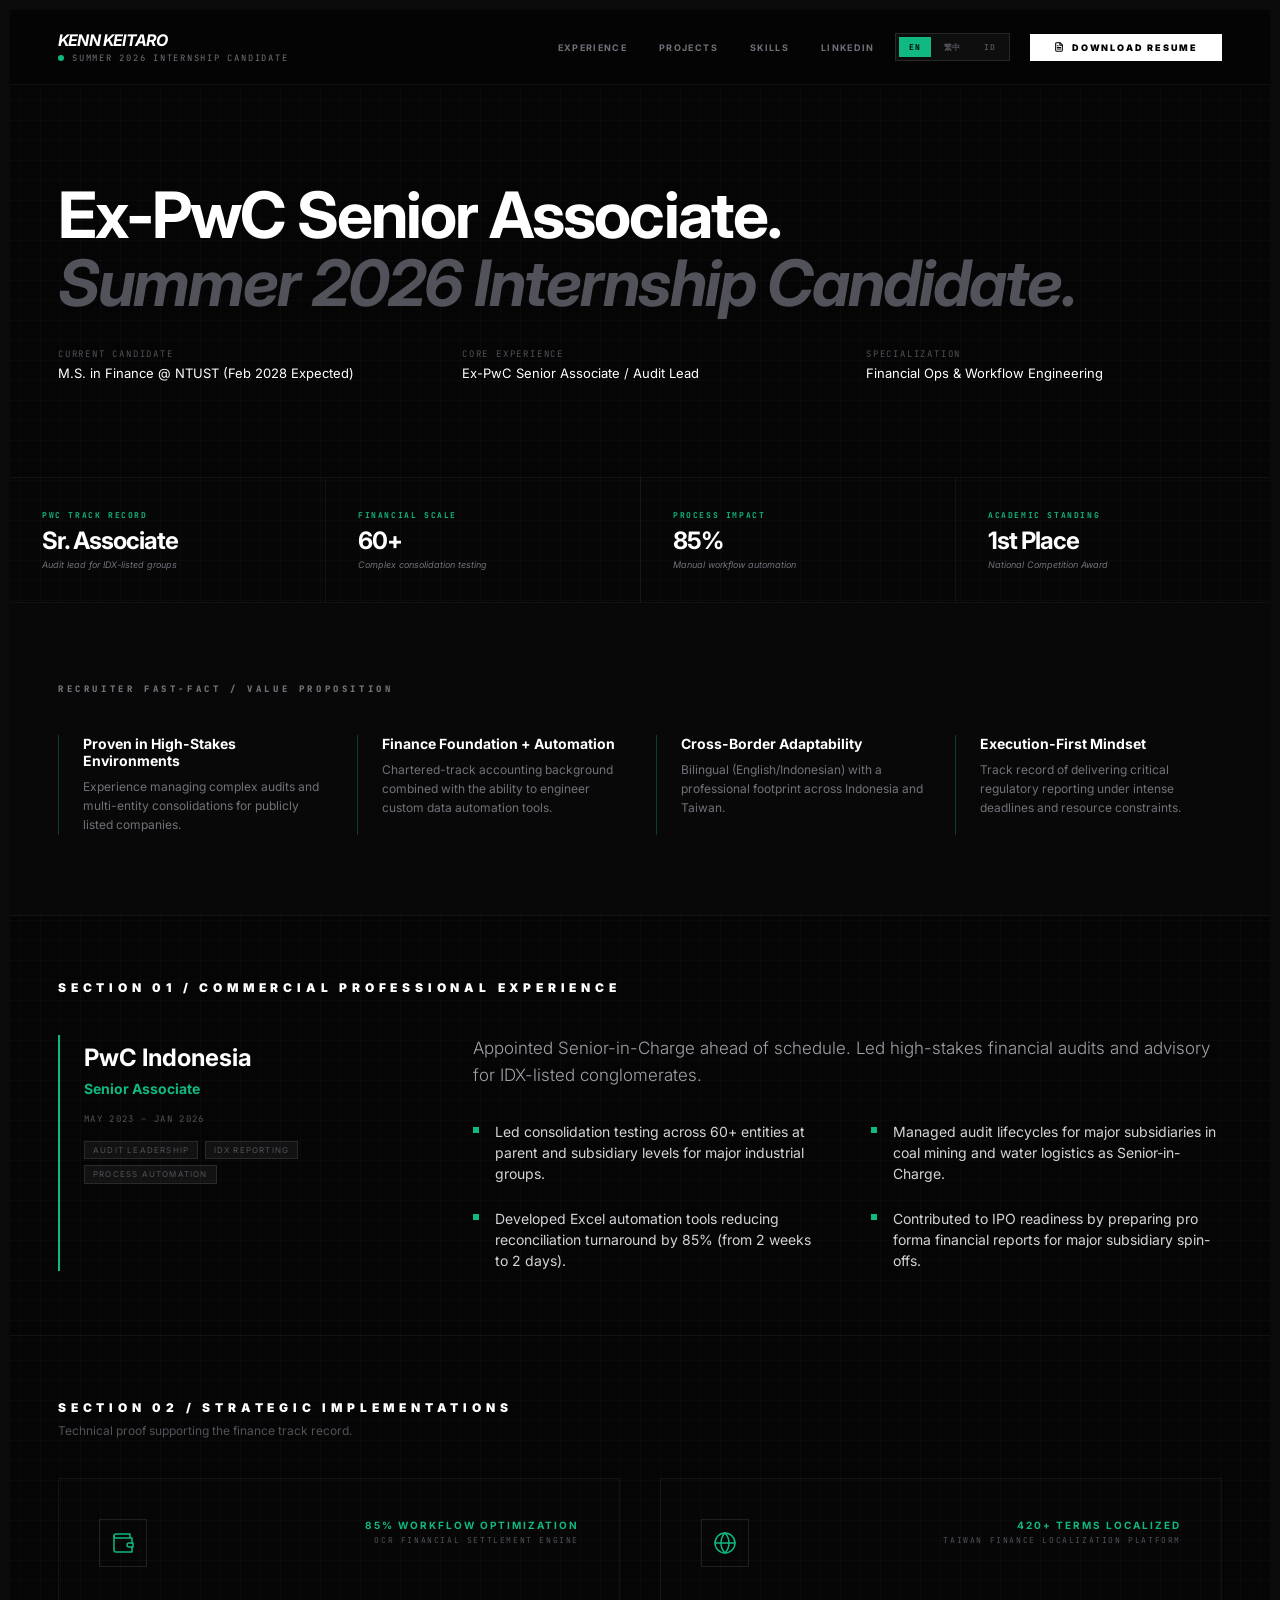
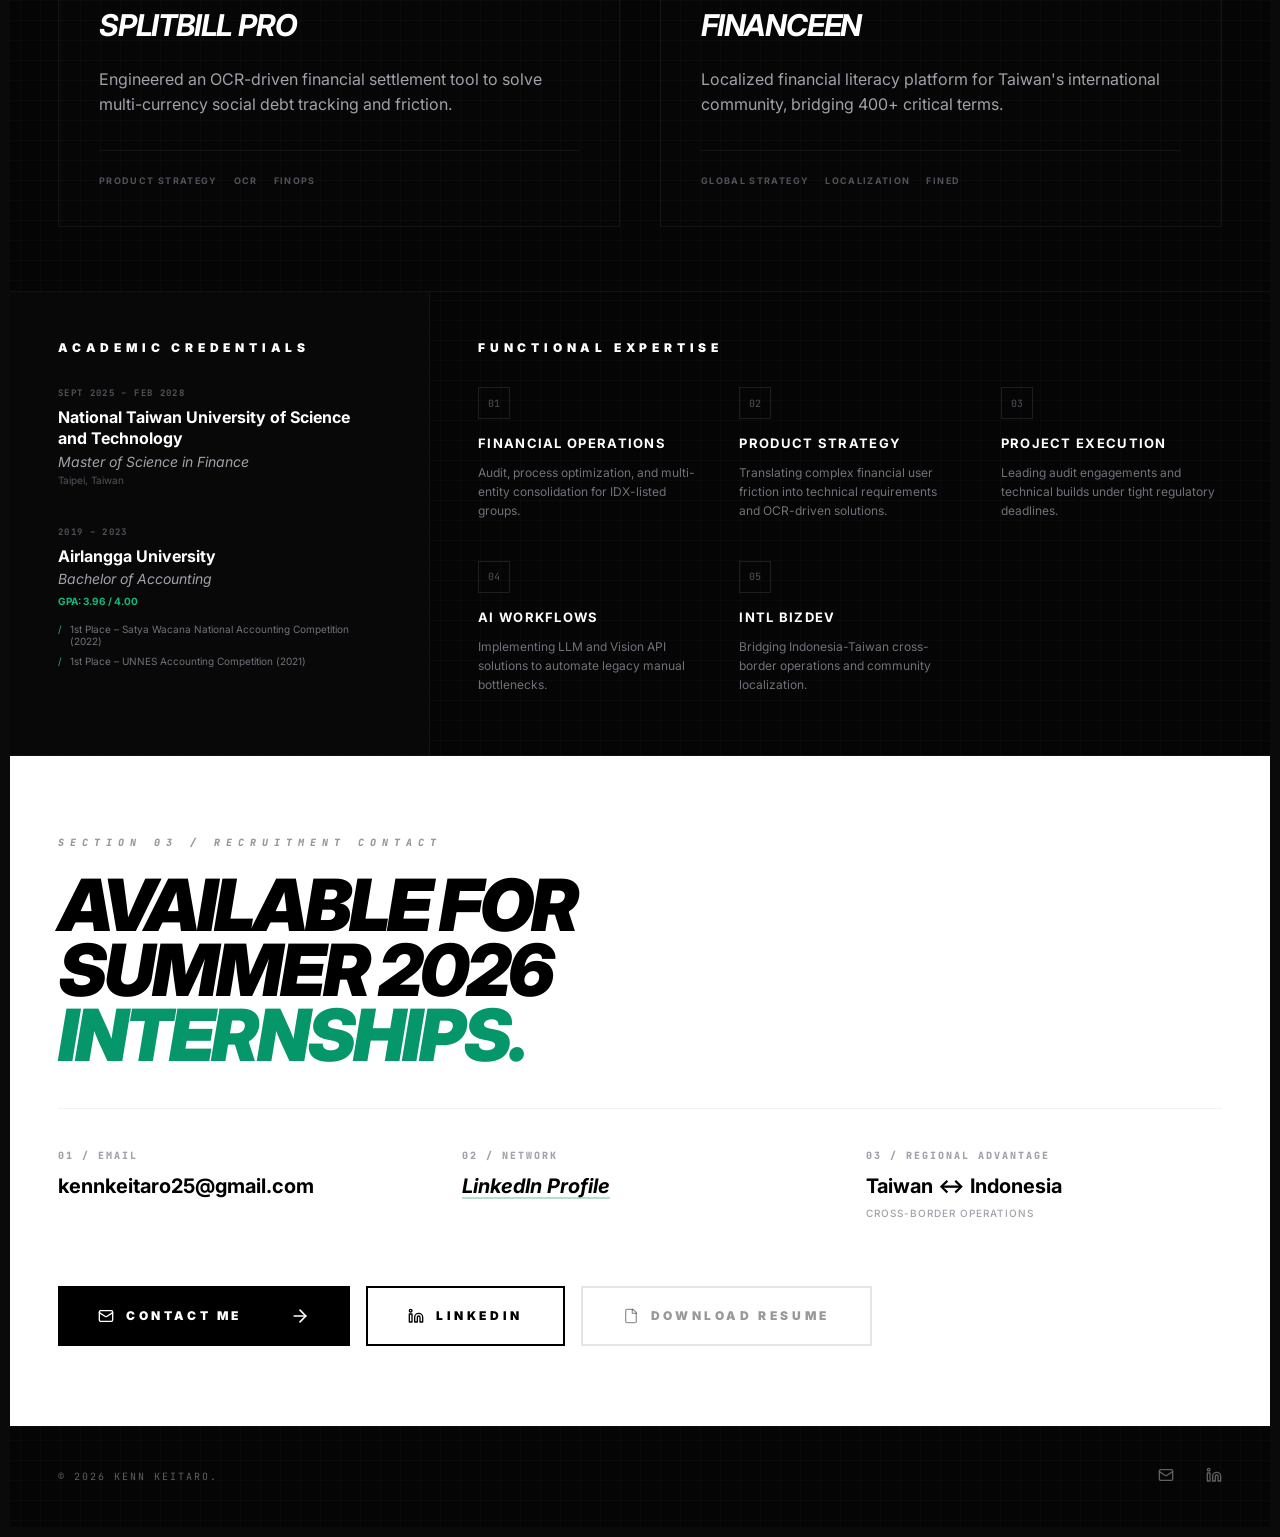
<file: index.html>
<!doctype html>
<html lang="en">
<head>
  <meta charset="UTF-8" />
  <meta name="viewport" content="width=device-width, initial-scale=1.0" />
  <title>Kenn Keitaro | Finance & Strategy Portfolio</title>
  <link rel="preconnect" href="https://fonts.googleapis.com">
  <link rel="preconnect" href="https://fonts.gstatic.com" crossorigin>
  <link href="https://fonts.googleapis.com/css2?family=Inter:ital,wght@0,300;0,400;0,500;0,600;0,700;0,900;1,400;1,700;1,900&family=JetBrains+Mono:wght@400;500;600;700&display=swap" rel="stylesheet">
  <style>
    *, *::before, *::after { box-sizing: border-box; margin: 0; padding: 0; }
    :root {
      --bg: #050505; --bg2: #080808; --bg3: #0a0a0a;
      --emerald: #10b981; --emerald-dark: #059669;
      --text: #E5E5E5;
      --zinc-400: #a1a1aa; --zinc-500: #71717a; --zinc-600: #52525b;
      --white5: rgba(255,255,255,0.05); --white10: rgba(255,255,255,0.1);
    }
    html { scroll-behavior: smooth; }
    body {
      font-family: 'Inter', ui-sans-serif, system-ui, sans-serif;
      background: var(--bg); color: var(--text); min-height: 100vh;
      border: 10px solid var(--bg3);
      background-image: linear-gradient(to right,rgba(255,255,255,0.02) 1px,transparent 1px),linear-gradient(to bottom,rgba(255,255,255,0.02) 1px,transparent 1px);
      background-size: 20px 20px;
    }
    ::selection { background: var(--emerald); color: #000; }
    a { text-decoration: none; color: inherit; }

    /* LANG SWITCHER */
    .lang-switcher {
      display: flex; align-items: center; gap: 2px;
      background: rgba(255,255,255,0.04);
      border: 1px solid var(--white10); padding: 3px;
    }
    .lang-btn {
      font-family: 'JetBrains Mono', monospace;
      font-size: 0.5rem; font-weight: 700; letter-spacing: 0.1em;
      color: var(--zinc-600); background: transparent; border: none;
      padding: 0.3rem 0.65rem; cursor: pointer;
      transition: color 0.15s, background 0.15s; white-space: nowrap;
    }
    .lang-btn:hover { color: var(--zinc-400); }
    .lang-btn.active { background: var(--emerald); color: #000; }

    /* HEADER */
    header {
      display: flex; align-items: center; justify-content: space-between;
      padding: 1.25rem 3rem; border-bottom: 1px solid var(--white5);
      position: sticky; top: 0; background: rgba(5,5,5,0.95);
      backdrop-filter: blur(20px); z-index: 50; gap: 1rem; flex-wrap: wrap;
    }
    .header-brand h1 { font-size: 1rem; font-weight: 700; color: #fff; text-transform: uppercase; font-style: italic; letter-spacing: -0.05em; }
    .header-brand .status { display: flex; align-items: center; gap: 0.5rem; margin-top: 0.15rem; }
    .pulse-dot { width: 6px; height: 6px; border-radius: 50%; background: var(--emerald); animation: pulse 2s infinite; }
    @keyframes pulse { 0%,100%{opacity:1} 50%{opacity:0.3} }
    .status-text { font-family: 'JetBrains Mono', monospace; font-size: 0.55rem; color: var(--zinc-500); text-transform: uppercase; letter-spacing: 0.2em; }
    .header-right { display: flex; align-items: center; gap: 1.25rem; flex-wrap: wrap; }
    nav { display: flex; gap: 2rem; }
    nav a { font-size: 0.5625rem; font-weight: 700; text-transform: uppercase; letter-spacing: 0.15em; color: var(--zinc-500); transition: color 0.2s; }
    nav a:hover { color: var(--emerald); }
    .btn-resume {
      display: flex; align-items: center; gap: 0.5rem;
      padding: 0.5rem 1.5rem; background: #fff; color: #000;
      font-size: 0.5625rem; font-weight: 900; text-transform: uppercase; letter-spacing: 0.2em;
      transition: box-shadow 0.2s, transform 0.1s; white-space: nowrap;
    }
    .btn-resume:hover { box-shadow: 0 0 30px rgba(16,185,129,0.2); }
    .btn-resume:active { transform: scale(0.97); }

    /* HERO */
    .hero { padding: 6rem 3rem; border-bottom: 1px solid var(--white5); }
    .hero h2 { font-size: clamp(2rem,5vw,4.5rem); font-weight: 700; color: #fff; line-height: 1.05; margin-bottom: 2rem; letter-spacing: -0.03em; }
    .hero h2 .muted { color: var(--zinc-600); font-style: italic; }
    .hero-meta { display: grid; grid-template-columns: repeat(3,1fr); gap: 3rem; }
    .hero-meta-item .label { font-family: 'JetBrains Mono', monospace; font-size: 0.5625rem; color: var(--zinc-600); text-transform: uppercase; letter-spacing: 0.2em; margin-bottom: 0.35rem; }
    .hero-meta-item .value { font-size: 0.8125rem; color: #fff; }

    /* SNAPSHOT */
    .snapshot { display: grid; grid-template-columns: repeat(4,1fr); border-bottom: 1px solid var(--white5); }
    .snapshot-card { padding: 2rem; background: rgba(255,255,255,0.005); transition: background 0.2s; }
    .snapshot-card:hover { background: rgba(255,255,255,0.03); }
    .snapshot-card + .snapshot-card { border-left: 1px solid var(--white5); }
    .snapshot-card .tag { font-family: 'JetBrains Mono', monospace; font-size: 0.5rem; color: var(--emerald); text-transform: uppercase; letter-spacing: 0.2em; font-weight: 700; margin-bottom: 0.35rem; }
    .snapshot-card .big { font-size: 1.5rem; font-weight: 700; color: #fff; letter-spacing: -0.04em; }
    .snapshot-card .sub { font-size: 0.5625rem; color: var(--zinc-500); margin-top: 0.25rem; font-style: italic; }

    /* WHY HIRE */
    .why-hire { padding: 5rem 3rem; border-bottom: 1px solid var(--white5); background: var(--bg2); }
    .section-eyebrow { font-family: 'JetBrains Mono', monospace; font-size: 0.5625rem; font-weight: 900; color: var(--zinc-500); text-transform: uppercase; letter-spacing: 0.4em; margin-bottom: 2.5rem; }
    .why-grid { display: grid; grid-template-columns: repeat(4,1fr); gap: 2rem; }
    .why-item { border-left: 1px solid rgba(16,185,129,0.3); padding-left: 1.5rem; }
    .why-item h4 { color: #fff; font-weight: 700; font-size: 0.875rem; margin-bottom: 0.5rem; }
    .why-item p { color: var(--zinc-500); font-size: 0.75rem; line-height: 1.6; }

    /* EXPERIENCE */
    .experience { padding: 4rem 3rem; border-bottom: 1px solid var(--white5); }
    .section-header { display: flex; align-items: center; justify-content: space-between; margin-bottom: 2.5rem; }
    .section-title { font-size: 0.75rem; font-weight: 900; color: #fff; text-transform: uppercase; letter-spacing: 0.4em; }
    .exp-grid { display: grid; grid-template-columns: 1fr 2fr; gap: 2.5rem; }
    .exp-left { border-left: 2px solid var(--emerald); padding-left: 1.5rem; padding-top: 0.5rem; }
    .exp-left h3 { font-size: 1.5rem; font-weight: 700; color: #fff; margin-bottom: 0.5rem; }
    .exp-left .role { color: var(--emerald); font-weight: 700; font-size: 0.875rem; margin-bottom: 1rem; }
    .exp-left .period { font-family: 'JetBrains Mono', monospace; font-size: 0.5625rem; color: var(--zinc-600); letter-spacing: 0.15em; text-transform: uppercase; margin-bottom: 1rem; }
    .tags { display: flex; flex-wrap: wrap; gap: 0.4rem; margin-top: 0.5rem; }
    .tag-pill { font-size: 0.5rem; text-transform: uppercase; letter-spacing: 0.15em; color: var(--zinc-600); background: var(--white5); border: 1px solid var(--white10); padding: 0.2rem 0.5rem; }
    .exp-desc { color: var(--zinc-400); font-size: 1.0625rem; font-weight: 300; line-height: 1.6; margin-bottom: 2rem; }
    .impact-grid { display: grid; grid-template-columns: 1fr 1fr; gap: 1.5rem 3rem; }
    .impact-item { display: flex; gap: 1rem; align-items: flex-start; }
    .impact-dot { width: 6px; height: 6px; background: var(--emerald); flex-shrink: 0; margin-top: 0.4rem; }
    .impact-item span { font-size: 0.875rem; color: #d4d4d8; line-height: 1.5; }

    /* PROJECTS */
    .projects { padding: 4rem 3rem; border-bottom: 1px solid var(--white5); }
    .projects-sub { color: var(--zinc-600); font-size: 0.75rem; margin-top: 0.5rem; }
    .projects-grid { display: grid; grid-template-columns: 1fr 1fr; gap: 2.5rem; margin-top: 2.5rem; }
    .project-card { border: 1px solid var(--white5); background: rgba(255,255,255,0.005); padding: 2.5rem; position: relative; overflow: hidden; display: block; transition: background 0.2s; }
    .project-card:hover { background: rgba(255,255,255,0.03); }
    .project-card:hover .project-arrow { opacity: 1; transform: translate(0,0); }
    .project-card:hover .project-title { color: var(--emerald); }
    .project-top { display: flex; justify-content: space-between; align-items: flex-start; margin-bottom: 2.5rem; }
    .project-icon { width: 48px; height: 48px; border: 1px solid var(--white10); display: flex; align-items: center; justify-content: center; color: var(--emerald); }
    .project-metric { text-align: right; }
    .project-metric .metric-val { font-size: 0.625rem; color: var(--emerald); font-weight: 700; text-transform: uppercase; letter-spacing: 0.2em; }
    .project-metric .metric-type { font-family: 'JetBrains Mono', monospace; font-size: 0.5rem; color: var(--zinc-600); text-transform: uppercase; letter-spacing: 0.2em; margin-top: 0.25rem; }
    .project-title { font-size: 1.875rem; font-weight: 700; color: #fff; margin-bottom: 1.5rem; text-transform: uppercase; font-style: italic; letter-spacing: -0.04em; transition: color 0.2s; }
    .project-desc { color: var(--zinc-400); font-size: 1rem; line-height: 1.6; margin-bottom: 2rem; }
    .project-footer { display: flex; gap: 1rem; flex-wrap: wrap; padding-top: 1.5rem; border-top: 1px solid var(--white5); }
    .project-tag { font-size: 0.5625rem; text-transform: uppercase; font-weight: 700; letter-spacing: 0.15em; color: var(--zinc-600); transition: color 0.2s; }
    .project-card:hover .project-tag { color: var(--emerald); }
    .project-arrow { position: absolute; bottom: 1.5rem; right: 1.5rem; opacity: 0; transform: translate(4px,4px); transition: opacity 0.2s, transform 0.2s; color: var(--emerald); }

    /* SKILLS + EDU */
    .bottom-grid { display: grid; grid-template-columns: 1fr 2fr; border-bottom: 1px solid var(--white5); }
    .edu-col { padding: 3rem; border-right: 1px solid var(--white5); background: var(--bg2); }
    .skills-col { padding: 3rem; }
    .edu-item { margin-bottom: 2.5rem; }
    .edu-period { font-family: 'JetBrains Mono', monospace; font-size: 0.5625rem; font-weight: 700; color: var(--zinc-600); text-transform: uppercase; letter-spacing: 0.15em; margin-bottom: 0.5rem; }
    .edu-school { color: #fff; font-weight: 700; line-height: 1.3; margin-bottom: 0.25rem; }
    .edu-degree { color: var(--zinc-400); font-size: 0.875rem; font-style: italic; }
    .edu-gpa { color: var(--emerald); font-size: 0.625rem; font-weight: 700; text-transform: uppercase; margin-top: 0.5rem; }
    .edu-ach { margin-top: 1rem; display: flex; flex-direction: column; gap: 0.5rem; }
    .edu-ach-item { display: flex; gap: 0.5rem; font-size: 0.625rem; color: var(--zinc-500); }
    .edu-ach-item span:first-child { color: var(--emerald); }
    .skills-grid { display: grid; grid-template-columns: repeat(3,1fr); gap: 2.5rem; }
    .skill-num { width: 32px; height: 32px; border: 1px solid var(--white10); display: flex; align-items: center; justify-content: center; font-family: 'JetBrains Mono', monospace; font-size: 0.625rem; color: var(--zinc-600); margin-bottom: 1rem; transition: border-color 0.2s, color 0.2s; }
    .skill-item:hover .skill-num { border-color: var(--emerald); color: var(--emerald); }
    .skill-label { color: #fff; font-weight: 700; font-size: 0.8125rem; text-transform: uppercase; letter-spacing: 0.1em; margin-bottom: 0.75rem; }
    .skill-desc { color: var(--zinc-500); font-size: 0.75rem; line-height: 1.6; }

    /* CTA */
    .cta { padding: 5rem 3rem; background: #fff; color: #000; }
    .cta-eyebrow { font-family: 'JetBrains Mono', monospace; font-size: 0.625rem; font-weight: 900; text-transform: uppercase; letter-spacing: 0.6em; margin-bottom: 1.5rem; opacity: 0.4; font-style: italic; }
    .cta h2 { font-size: clamp(2.5rem,6vw,4.5rem); font-weight: 900; letter-spacing: -0.04em; line-height: 0.9; text-transform: uppercase; font-style: italic; margin-bottom: 2.5rem; }
    .cta h2 .accent { color: #059669; }
    .cta-contacts { display: grid; grid-template-columns: repeat(3,1fr); gap: 3rem; padding-top: 2.5rem; border-top: 1px solid rgba(0,0,0,0.05); margin-bottom: 4rem; }
    .cta-contact-label { font-family: 'JetBrains Mono', monospace; font-size: 0.625rem; font-weight: 900; text-transform: uppercase; letter-spacing: 0.2em; color: #a1a1aa; margin-bottom: 0.75rem; }
    .cta-contact-val { font-size: clamp(0.9rem,2vw,1.25rem); font-weight: 700; }
    .cta-contact-val a { transition: color 0.2s; }
    .cta-contact-val a:hover { color: #059669; }
    .cta-contact-val .sub { font-size: 0.625rem; font-weight: 500; text-transform: uppercase; letter-spacing: 0.1em; color: #a1a1aa; }
    .cta-actions { display: flex; gap: 1rem; flex-wrap: wrap; }
    .btn-primary { display: flex; align-items: center; justify-content: space-between; gap: 3rem; padding: 1.25rem 2.5rem; background: #000; color: #fff; font-size: 0.75rem; font-weight: 900; text-transform: uppercase; letter-spacing: 0.3em; position: relative; overflow: hidden; transition: transform 0.1s; }
    .btn-primary::after { content: ''; position: absolute; inset: 0; background: #059669; transform: translateY(100%); transition: transform 0.4s cubic-bezier(0.16,1,0.3,1); }
    .btn-primary:hover::after { transform: translateY(0); }
    .btn-primary span, .btn-primary svg { position: relative; z-index: 1; }
    .btn-primary:active { transform: scale(0.97); }
    .btn-secondary { display: flex; align-items: center; gap: 0.75rem; padding: 1.25rem 2.5rem; border: 2px solid #000; color: #000; font-size: 0.75rem; font-weight: 900; text-transform: uppercase; letter-spacing: 0.3em; transition: background 0.2s, color 0.2s, transform 0.1s; }
    .btn-secondary:hover { background: #000; color: #fff; }
    .btn-secondary:active { transform: scale(0.97); }
    .btn-ghost { display: flex; align-items: center; gap: 0.75rem; padding: 1.25rem 2.5rem; border: 2px solid rgba(0,0,0,0.1); color: rgba(0,0,0,0.4); font-size: 0.75rem; font-weight: 900; text-transform: uppercase; letter-spacing: 0.3em; transition: border-color 0.2s, color 0.2s, transform 0.1s; }
    .btn-ghost:hover { border-color: #000; color: #000; }
    .btn-ghost:active { transform: scale(0.97); }

    /* FOOTER */
    footer { padding: 2.5rem 3rem; border-top: 1px solid var(--white5); display: flex; justify-content: space-between; align-items: center; opacity: 0.4; }
    footer .copy { font-family: 'JetBrains Mono', monospace; font-size: 0.625rem; text-transform: uppercase; letter-spacing: 0.2em; }
    footer .footer-links { display: flex; gap: 2rem; }
    footer .footer-links a { transition: color 0.2s; }
    footer .footer-links a:hover { color: #fff; }

    .fade-in { opacity: 0; transform: translateY(16px); transition: opacity 0.5s ease, transform 0.5s ease; }
    .fade-in.visible { opacity: 1; transform: translateY(0); }

    /* MOBILE */
    @media (max-width: 768px) {
      body { border-width: 4px; }
      header { padding: 1rem 1.25rem; }
      nav { display: none; }
      .hero { padding: 3rem 1.25rem; }
      .hero-meta { grid-template-columns: 1fr; gap: 1.5rem; }
      .snapshot { grid-template-columns: 1fr 1fr; }
      .snapshot-card + .snapshot-card { border-left: none; }
      .snapshot-card:nth-child(2) { border-left: 1px solid var(--white5); }
      .snapshot-card:nth-child(3),.snapshot-card:nth-child(4) { border-top: 1px solid var(--white5); }
      .snapshot-card:nth-child(4) { border-left: 1px solid var(--white5); }
      .why-hire { padding: 3rem 1.25rem; }
      .why-grid { grid-template-columns: 1fr; gap: 2rem; }
      .experience,.projects { padding: 3rem 1.25rem; }
      .exp-grid { grid-template-columns: 1fr; }
      .impact-grid { grid-template-columns: 1fr; }
      .projects-grid { grid-template-columns: 1fr; }
      .bottom-grid { grid-template-columns: 1fr; }
      .edu-col { border-right: none; border-bottom: 1px solid var(--white5); }
      .skills-grid { grid-template-columns: 1fr 1fr; }
      .cta { padding: 3rem 1.25rem; }
      .cta-contacts { grid-template-columns: 1fr; gap: 2rem; }
      .cta-actions { flex-direction: column; }
      .btn-primary,.btn-secondary,.btn-ghost { justify-content: center; }
      footer { flex-direction: column; gap: 1.5rem; }
      .lang-btn { padding: 0.25rem 0.5rem; }
    }
  </style>
</head>
<body>

  <header>
    <div class="header-brand">
      <h1>Kenn Keitaro</h1>
      <div class="status">
        <div class="pulse-dot"></div>
        <span class="status-text" data-i18n="status"></span>
      </div>
    </div>
    <div class="header-right">
      <nav>
        <a href="#experience" data-i18n="nav_exp"></a>
        <a href="#projects" data-i18n="nav_proj"></a>
        <a href="#skills" data-i18n="nav_skills"></a>
        <a href="https://www.linkedin.com/in/kenn-keitaro/" target="_blank" rel="noreferrer">LinkedIn</a>
      </nav>

      <!-- LANGUAGE SWITCHER -->
      <div class="lang-switcher" role="group" aria-label="Language">
        <button class="lang-btn active" data-lang="en">EN</button>
        <button class="lang-btn" data-lang="zh">繁中</button>
        <button class="lang-btn" data-lang="id">ID</button>
      </div>

      <a href="https://drive.google.com/file/d/1lxJycCKzXXSlhZlKRRG_uVPUGHRHrmTq/view?usp=sharing" target="_blank" rel="noreferrer" class="btn-resume">
        <svg xmlns="http://www.w3.org/2000/svg" width="10" height="10" viewBox="0 0 24 24" fill="none" stroke="currentColor" stroke-width="2.5" stroke-linecap="round" stroke-linejoin="round"><path d="M15 2H6a2 2 0 0 0-2 2v16a2 2 0 0 0 2 2h12a2 2 0 0 0 2-2V7Z"/><polyline points="14 2 14 8 20 8"/><line x1="16" x2="8" y1="13" y2="13"/><line x1="16" x2="8" y1="17" y2="17"/><line x1="10" x2="8" y1="9" y2="9"/></svg>
        <span data-i18n="resume_btn"></span>
      </a>
    </div>
  </header>

  <main>

    <!-- HERO -->
    <section class="hero fade-in">
      <h2>
        <span data-i18n="hero_line1"></span><br>
        <span class="muted" data-i18n="hero_line2"></span>
      </h2>
      <div class="hero-meta">
        <div class="hero-meta-item">
          <p class="label" data-i18n="meta1_label"></p>
          <p class="value" data-i18n="meta1_val"></p>
        </div>
        <div class="hero-meta-item">
          <p class="label" data-i18n="meta2_label"></p>
          <p class="value" data-i18n="meta2_val"></p>
        </div>
        <div class="hero-meta-item">
          <p class="label" data-i18n="meta3_label"></p>
          <p class="value" data-i18n="meta3_val"></p>
        </div>
      </div>
    </section>

    <!-- SNAPSHOT -->
    <section class="snapshot fade-in">
      <div class="snapshot-card">
        <p class="tag" data-i18n="snap1_tag"></p>
        <p class="big" data-i18n="snap1_big"></p>
        <p class="sub" data-i18n="snap1_sub"></p>
      </div>
      <div class="snapshot-card">
        <p class="tag" data-i18n="snap2_tag"></p>
        <p class="big">60+</p>
        <p class="sub" data-i18n="snap2_sub"></p>
      </div>
      <div class="snapshot-card">
        <p class="tag" data-i18n="snap3_tag"></p>
        <p class="big">85%</p>
        <p class="sub" data-i18n="snap3_sub"></p>
      </div>
      <div class="snapshot-card">
        <p class="tag" data-i18n="snap4_tag"></p>
        <p class="big" data-i18n="snap4_big"></p>
        <p class="sub" data-i18n="snap4_sub"></p>
      </div>
    </section>

    <!-- WHY HIRE -->
    <section class="why-hire fade-in">
      <p class="section-eyebrow" data-i18n="why_eyebrow"></p>
      <div class="why-grid">
        <div class="why-item"><h4 data-i18n="why1_title"></h4><p data-i18n="why1_desc"></p></div>
        <div class="why-item"><h4 data-i18n="why2_title"></h4><p data-i18n="why2_desc"></p></div>
        <div class="why-item"><h4 data-i18n="why3_title"></h4><p data-i18n="why3_desc"></p></div>
        <div class="why-item"><h4 data-i18n="why4_title"></h4><p data-i18n="why4_desc"></p></div>
      </div>
    </section>

    <!-- EXPERIENCE -->
    <section id="experience" class="experience fade-in">
      <div class="section-header">
        <h2 class="section-title" data-i18n="exp_section_title"></h2>
      </div>
      <div class="exp-grid">
        <div class="exp-left">
          <h3>PwC Indonesia</h3>
          <p class="role" data-i18n="exp_role"></p>
          <p class="period">May 2023 – Jan 2026</p>
          <div class="tags">
            <span class="tag-pill" data-i18n="exp_tag1"></span>
            <span class="tag-pill" data-i18n="exp_tag2"></span>
            <span class="tag-pill" data-i18n="exp_tag3"></span>
          </div>
        </div>
        <div>
          <p class="exp-desc" data-i18n="exp_desc"></p>
          <div class="impact-grid">
            <div class="impact-item"><div class="impact-dot"></div><span data-i18n="exp_b1"></span></div>
            <div class="impact-item"><div class="impact-dot"></div><span data-i18n="exp_b2"></span></div>
            <div class="impact-item"><div class="impact-dot"></div><span data-i18n="exp_b3"></span></div>
            <div class="impact-item"><div class="impact-dot"></div><span data-i18n="exp_b4"></span></div>
          </div>
        </div>
      </div>
    </section>

    <!-- PROJECTS -->
    <section id="projects" class="projects fade-in">
      <div>
        <h2 class="section-title" data-i18n="proj_section_title"></h2>
        <p class="projects-sub" data-i18n="proj_sub"></p>
      </div>
      <div class="projects-grid">
        <a href="https://kennkeitarotw.github.io/SplitBill/" target="_blank" rel="noreferrer" class="project-card">
          <div class="project-top">
            <div class="project-icon">
              <svg xmlns="http://www.w3.org/2000/svg" width="24" height="24" viewBox="0 0 24 24" fill="none" stroke="currentColor" stroke-width="1.5" stroke-linecap="round" stroke-linejoin="round"><path d="M21 12V7H5a2 2 0 0 1 0-4h14v4"/><path d="M3 5v14a2 2 0 0 0 2 2h16v-5"/><path d="M18 12a2 2 0 0 0 0 4h4v-4Z"/></svg>
            </div>
            <div class="project-metric">
              <p class="metric-val" data-i18n="p1_metric"></p>
              <p class="metric-type" data-i18n="p1_type"></p>
            </div>
          </div>
          <h3 class="project-title">SplitBill Pro</h3>
          <p class="project-desc" data-i18n="p1_desc"></p>
          <div class="project-footer">
            <span class="project-tag" data-i18n="p1_t1"></span>
            <span class="project-tag">OCR</span>
            <span class="project-tag">FinOps</span>
          </div>
          <div class="project-arrow"><svg xmlns="http://www.w3.org/2000/svg" width="20" height="20" viewBox="0 0 24 24" fill="none" stroke="currentColor" stroke-width="2" stroke-linecap="round" stroke-linejoin="round"><path d="M5 12h14"/><path d="m12 5 7 7-7 7"/></svg></div>
        </a>
        <a href="https://kennkeitarotw.github.io/FinanceMiniProject/" target="_blank" rel="noreferrer" class="project-card">
          <div class="project-top">
            <div class="project-icon">
              <svg xmlns="http://www.w3.org/2000/svg" width="24" height="24" viewBox="0 0 24 24" fill="none" stroke="currentColor" stroke-width="1.5" stroke-linecap="round" stroke-linejoin="round"><circle cx="12" cy="12" r="10"/><path d="M12 2a14.5 14.5 0 0 0 0 20 14.5 14.5 0 0 0 0-20"/><path d="M2 12h20"/></svg>
            </div>
            <div class="project-metric">
              <p class="metric-val" data-i18n="p2_metric"></p>
              <p class="metric-type" data-i18n="p2_type"></p>
            </div>
          </div>
          <h3 class="project-title">FinanceEN</h3>
          <p class="project-desc" data-i18n="p2_desc"></p>
          <div class="project-footer">
            <span class="project-tag" data-i18n="p2_t1"></span>
            <span class="project-tag" data-i18n="p2_t2"></span>
            <span class="project-tag">FinEd</span>
          </div>
          <div class="project-arrow"><svg xmlns="http://www.w3.org/2000/svg" width="20" height="20" viewBox="0 0 24 24" fill="none" stroke="currentColor" stroke-width="2" stroke-linecap="round" stroke-linejoin="round"><path d="M5 12h14"/><path d="m12 5 7 7-7 7"/></svg></div>
        </a>
      </div>
    </section>

    <!-- SKILLS + EDU -->
    <section id="skills" class="bottom-grid fade-in">
      <div class="edu-col">
        <h2 class="section-title" style="margin-bottom:2rem;" data-i18n="edu_title"></h2>
        <div class="edu-item">
          <p class="edu-period">Sept 2025 – Feb 2028</p>
          <p class="edu-school" data-i18n="edu1_school"></p>
          <p class="edu-degree" data-i18n="edu1_degree"></p>
          <p style="font-size:0.625rem;color:var(--zinc-600);margin-top:0.25rem;">Taipei, Taiwan</p>
        </div>
        <div class="edu-item">
          <p class="edu-period">2019 – 2023</p>
          <p class="edu-school" data-i18n="edu2_school"></p>
          <p class="edu-degree" data-i18n="edu2_degree"></p>
          <p class="edu-gpa">GPA: 3.96 / 4.00</p>
          <div class="edu-ach">
            <div class="edu-ach-item"><span>/</span><span data-i18n="edu2_ach1"></span></div>
            <div class="edu-ach-item"><span>/</span><span data-i18n="edu2_ach2"></span></div>
          </div>
        </div>
      </div>
      <div class="skills-col">
        <h2 class="section-title" style="margin-bottom:2rem;" data-i18n="skills_title"></h2>
        <div class="skills-grid">
          <div class="skill-item"><div class="skill-num">01</div><p class="skill-label" data-i18n="sk1_label"></p><p class="skill-desc" data-i18n="sk1_desc"></p></div>
          <div class="skill-item"><div class="skill-num">02</div><p class="skill-label" data-i18n="sk2_label"></p><p class="skill-desc" data-i18n="sk2_desc"></p></div>
          <div class="skill-item"><div class="skill-num">03</div><p class="skill-label" data-i18n="sk3_label"></p><p class="skill-desc" data-i18n="sk3_desc"></p></div>
          <div class="skill-item"><div class="skill-num">04</div><p class="skill-label" data-i18n="sk4_label"></p><p class="skill-desc" data-i18n="sk4_desc"></p></div>
          <div class="skill-item"><div class="skill-num">05</div><p class="skill-label" data-i18n="sk5_label"></p><p class="skill-desc" data-i18n="sk5_desc"></p></div>
        </div>
      </div>
    </section>

    <!-- CTA -->
    <section id="contact" class="cta fade-in">
      <p class="cta-eyebrow" data-i18n="cta_eyebrow"></p>
      <h2>
        <span data-i18n="cta_h1"></span><br>
        <span data-i18n="cta_h2"></span><br>
        <span class="accent" data-i18n="cta_h3"></span>
      </h2>
      <div class="cta-contacts">
        <div>
          <p class="cta-contact-label" data-i18n="contact1_label"></p>
          <div class="cta-contact-val"><a href="mailto:kennkeitaro25@gmail.com">kennkeitaro25@gmail.com</a></div>
        </div>
        <div>
          <p class="cta-contact-label" data-i18n="contact2_label"></p>
          <div class="cta-contact-val">
            <a href="https://www.linkedin.com/in/kenn-keitaro/" target="_blank" rel="noreferrer" style="text-decoration:underline;text-decoration-color:rgba(5,150,105,0.3);text-underline-offset:4px;font-style:italic;" data-i18n="contact2_val"></a>
          </div>
        </div>
        <div>
          <p class="cta-contact-label" data-i18n="contact3_label"></p>
          <div class="cta-contact-val">
            Taiwan ↔ Indonesia<br>
            <span class="sub" data-i18n="contact3_sub"></span>
          </div>
        </div>
      </div>
      <div class="cta-actions">
        <a href="mailto:kennkeitaro25@gmail.com" class="btn-primary">
          <span style="display:flex;align-items:center;gap:0.75rem;">
            <svg xmlns="http://www.w3.org/2000/svg" width="16" height="16" viewBox="0 0 24 24" fill="none" stroke="currentColor" stroke-width="2" stroke-linecap="round" stroke-linejoin="round"><rect width="20" height="16" x="2" y="4" rx="2"/><path d="m22 7-8.97 5.7a1.94 1.94 0 0 1-2.06 0L2 7"/></svg>
            <span data-i18n="cta_btn1"></span>
          </span>
          <svg xmlns="http://www.w3.org/2000/svg" width="20" height="20" viewBox="0 0 24 24" fill="none" stroke="currentColor" stroke-width="2" stroke-linecap="round" stroke-linejoin="round"><path d="M5 12h14"/><path d="m12 5 7 7-7 7"/></svg>
        </a>
        <a href="https://www.linkedin.com/in/kenn-keitaro/" target="_blank" rel="noreferrer" class="btn-secondary">
          <svg xmlns="http://www.w3.org/2000/svg" width="16" height="16" viewBox="0 0 24 24" fill="none" stroke="currentColor" stroke-width="2" stroke-linecap="round" stroke-linejoin="round"><path d="M16 8a6 6 0 0 1 6 6v7h-4v-7a2 2 0 0 0-2-2 2 2 0 0 0-2 2v7h-4v-7a6 6 0 0 1 6-6z"/><rect width="4" height="12" x="2" y="9"/><circle cx="4" cy="4" r="2"/></svg>
          LinkedIn
        </a>
        <a href="https://drive.google.com/file/d/1lxJycCKzXXSlhZlKRRG_uVPUGHRHrmTq/view?usp=sharing" target="_blank" rel="noreferrer" class="btn-ghost">
          <svg xmlns="http://www.w3.org/2000/svg" width="16" height="16" viewBox="0 0 24 24" fill="none" stroke="currentColor" stroke-width="2" stroke-linecap="round" stroke-linejoin="round"><path d="M15 2H6a2 2 0 0 0-2 2v16a2 2 0 0 0 2 2h12a2 2 0 0 0 2-2V7Z"/><polyline points="14 2 14 8 20 8"/></svg>
          <span data-i18n="resume_btn"></span>
        </a>
      </div>
    </section>

  </main>

  <footer>
    <div class="copy">© <span id="year"></span> Kenn Keitaro.</div>
    <div class="footer-links">
      <a href="mailto:kennkeitaro25@gmail.com">
        <svg xmlns="http://www.w3.org/2000/svg" width="16" height="16" viewBox="0 0 24 24" fill="none" stroke="currentColor" stroke-width="2" stroke-linecap="round" stroke-linejoin="round"><rect width="20" height="16" x="2" y="4" rx="2"/><path d="m22 7-8.97 5.7a1.94 1.94 0 0 1-2.06 0L2 7"/></svg>
      </a>
      <a href="https://www.linkedin.com/in/kenn-keitaro/" target="_blank" rel="noreferrer">
        <svg xmlns="http://www.w3.org/2000/svg" width="16" height="16" viewBox="0 0 24 24" fill="none" stroke="currentColor" stroke-width="2" stroke-linecap="round" stroke-linejoin="round"><path d="M16 8a6 6 0 0 1 6 6v7h-4v-7a2 2 0 0 0-2-2 2 2 0 0 0-2 2v7h-4v-7a6 6 0 0 1 6-6z"/><rect width="4" height="12" x="2" y="9"/><circle cx="4" cy="4" r="2"/></svg>
      </a>
    </div>
  </footer>

  <script>
  // ── TRANSLATIONS ──────────────────────────────────────────
  const T = {
    en: {
      status:"Summer 2026 Internship Candidate", nav_exp:"Experience", nav_proj:"Projects", nav_skills:"Skills", resume_btn:"Download Resume",
      hero_line1:"Ex-PwC Senior Associate.", hero_line2:"Summer 2026 Internship Candidate.",
      meta1_label:"Current Candidate", meta1_val:"M.S. in Finance @ NTUST (Feb 2028 Expected)",
      meta2_label:"Core Experience", meta2_val:"Ex-PwC Senior Associate / Audit Lead",
      meta3_label:"Specialization", meta3_val:"Financial Ops & Workflow Engineering",
      snap1_tag:"PwC Track Record", snap1_big:"Sr. Associate", snap1_sub:"Audit lead for IDX-listed groups",
      snap2_tag:"Financial Scale", snap2_sub:"Complex consolidation testing",
      snap3_tag:"Process Impact", snap3_sub:"Manual workflow automation",
      snap4_tag:"Academic Standing", snap4_big:"1st Place", snap4_sub:"National Competition Award",
      why_eyebrow:"Recruiter Fast-Fact / Value Proposition",
      why1_title:"Proven in High-Stakes Environments", why1_desc:"Experience managing complex audits and multi-entity consolidations for publicly listed companies.",
      why2_title:"Finance Foundation + Automation", why2_desc:"Chartered-track accounting background combined with the ability to engineer custom data automation tools.",
      why3_title:"Cross-Border Adaptability", why3_desc:"Bilingual (English/Indonesian) with a professional footprint across Indonesia and Taiwan.",
      why4_title:"Execution-First Mindset", why4_desc:"Track record of delivering critical regulatory reporting under intense deadlines and resource constraints.",
      exp_section_title:"Section 01 / Commercial Professional Experience",
      exp_role:"Senior Associate", exp_tag1:"Audit Leadership", exp_tag2:"IDX Reporting", exp_tag3:"Process Automation",
      exp_desc:"Appointed Senior-in-Charge ahead of schedule. Led high-stakes financial audits and advisory for IDX-listed conglomerates.",
      exp_b1:"Led consolidation testing across 60+ entities at parent and subsidiary levels for major industrial groups.",
      exp_b2:"Managed audit lifecycles for major subsidiaries in coal mining and water logistics as Senior-in-Charge.",
      exp_b3:"Developed Excel automation tools reducing reconciliation turnaround by 85% (from 2 weeks to 2 days).",
      exp_b4:"Contributed to IPO readiness by preparing pro forma financial reports for major subsidiary spin-offs.",
      proj_section_title:"Section 02 / Strategic Implementations", proj_sub:"Technical proof supporting the finance track record.",
      p1_metric:"85% Workflow Optimization", p1_type:"OCR Financial Settlement Engine",
      p1_desc:"Engineered an OCR-driven financial settlement tool to solve multi-currency social debt tracking and friction.", p1_t1:"Product Strategy",
      p2_metric:"420+ Terms Localized", p2_type:"Taiwan Finance Localization Platform",
      p2_desc:"Localized financial literacy platform for Taiwan's international community, bridging 400+ critical terms.", p2_t1:"Global Strategy", p2_t2:"Localization",
      edu_title:"Academic Credentials",
      edu1_school:"National Taiwan University of Science and Technology", edu1_degree:"Master of Science in Finance",
      edu2_school:"Airlangga University", edu2_degree:"Bachelor of Accounting",
      edu2_ach1:"1st Place – Satya Wacana National Accounting Competition (2022)",
      edu2_ach2:"1st Place – UNNES Accounting Competition (2021)",
      skills_title:"Functional Expertise",
      sk1_label:"Financial Operations", sk1_desc:"Audit, process optimization, and multi-entity consolidation for IDX-listed groups.",
      sk2_label:"Product Strategy", sk2_desc:"Translating complex financial user friction into technical requirements and OCR-driven solutions.",
      sk3_label:"Project Execution", sk3_desc:"Leading audit engagements and technical builds under tight regulatory deadlines.",
      sk4_label:"AI Workflows", sk4_desc:"Implementing LLM and Vision API solutions to automate legacy manual bottlenecks.",
      sk5_label:"Intl BizDev", sk5_desc:"Bridging Indonesia-Taiwan cross-border operations and community localization.",
      cta_eyebrow:"Section 03 / Recruitment Contact",
      cta_h1:"Available for", cta_h2:"Summer 2026", cta_h3:"Internships.",
      contact1_label:"01 / Email", contact2_label:"02 / Network", contact2_val:"LinkedIn Profile",
      contact3_label:"03 / Regional Advantage", contact3_sub:"Cross-Border Operations", cta_btn1:"Contact Me",
    },
    zh: {
      status:"2026 年暑期實習候選人", nav_exp:"工作經歷", nav_proj:"專案作品", nav_skills:"專業技能", resume_btn:"下載履歷",
      hero_line1:"前 PwC 資深審計員。", hero_line2:"2026 年暑期實習候選人。",
      meta1_label:"目前身份", meta1_val:"台灣科技大學 財務金融碩士（預計 2028 年 2 月畢業）",
      meta2_label:"核心經歷", meta2_val:"前 PwC 資深員工 / 審計主管",
      meta3_label:"專業領域", meta3_val:"財務運營 & 流程工程",
      snap1_tag:"PwC 資歷", snap1_big:"資深員工", snap1_sub:"上市集團審計主管",
      snap2_tag:"財務規模", snap2_sub:"複雜合併測試",
      snap3_tag:"流程優化", snap3_sub:"手動流程自動化",
      snap4_tag:"學術成就", snap4_big:"全國第一", snap4_sub:"全國會計競賽冠軍",
      why_eyebrow:"招募者快覽 / 核心價值主張",
      why1_title:"高壓環境實戰經歷", why1_desc:"擁有為上市公司執行複雜審計及多實體合併的豐富經驗。",
      why2_title:"財務基礎 + 自動化能力", why2_desc:"具備特許會計師培訓背景，同時能夠自行開發資料自動化工具。",
      why3_title:"跨境適應力", why3_desc:"英語、印尼語雙語能力，具備橫跨印尼與台灣的跨國工作經驗。",
      why4_title:"執行力優先的工作風格", why4_desc:"在嚴格期限與資源限制下，具備按時完成關鍵法規申報的實績。",
      exp_section_title:"第一節 / 專業工作經歷",
      exp_role:"資深員工", exp_tag1:"審計領導", exp_tag2:"IDX 法規申報", exp_tag3:"流程自動化",
      exp_desc:"提前晉升為審計主管。帶領針對印尼上市集團的高風險財務審計與諮詢工作。",
      exp_b1:"主導跨 60+ 個子公司的母子公司合併測試。",
      exp_b2:"擔任審計主管，管理煤礦及水運物流主要子公司的完整審計流程。",
      exp_b3:"開發 Excel 自動化工具，將對帳周轉時間縮短 85%（從 2 週縮至 2 天）。",
      exp_b4:"協助 IPO 準備，為主要子公司分拆上市編製備考財務報告。",
      proj_section_title:"第二節 / 策略實作成果", proj_sub:"支撐財務背景的技術實證。",
      p1_metric:"85% 流程優化", p1_type:"OCR 財務結算引擎",
      p1_desc:"開發一款 OCR 驅動的財務結算工具，解決多幣別社交帳務追蹤的痛點。", p1_t1:"產品策略",
      p2_metric:"420+ 術語本地化", p2_type:"台灣財務知識本地化平台",
      p2_desc:"為台灣國際社群打造財務知識本地化平台，覆蓋 400+ 關鍵金融術語。", p2_t1:"全球策略", p2_t2:"本地化",
      edu_title:"學歷背景",
      edu1_school:"國立臺灣科技大學", edu1_degree:"財務金融碩士",
      edu2_school:"艾爾朗加大學", edu2_degree:"會計學士",
      edu2_ach1:"第一名 – Satya Wacana 全國會計競賽（2022）",
      edu2_ach2:"第一名 – UNNES 會計競賽（2021）",
      skills_title:"專業技能",
      sk1_label:"財務運營", sk1_desc:"審計、流程優化，以及針對印尼上市集團的多實體合併。",
      sk2_label:"產品策略", sk2_desc:"將複雜的財務使用者痛點轉化為技術需求與 OCR 解決方案。",
      sk3_label:"專案執行", sk3_desc:"在嚴格法規期限下主導審計委任與技術建置。",
      sk4_label:"AI 工作流程", sk4_desc:"導入 LLM 與視覺 API 解決方案，自動化遺留的手動作業瓶頸。",
      sk5_label:"國際業務拓展", sk5_desc:"整合印尼與台灣跨境營運及社群本地化資源。",
      cta_eyebrow:"第三節 / 招募聯絡",
      cta_h1:"歡迎聯繫，", cta_h2:"尋找 2026 年", cta_h3:"暑期實習。",
      contact1_label:"01 / 電子郵件", contact2_label:"02 / 社群媒體", contact2_val:"LinkedIn 個人頁面",
      contact3_label:"03 / 跨境優勢", contact3_sub:"跨境業務運營", cta_btn1:"立即聯繫",
    },
    id: {
      status:"Kandidat Magang Musim Panas 2026", nav_exp:"Pengalaman", nav_proj:"Proyek", nav_skills:"Keahlian", resume_btn:"Unduh Resume",
      hero_line1:"Ex-Senior Associate PwC.", hero_line2:"Kandidat Magang Musim Panas 2026.",
      meta1_label:"Kandidat Saat Ini", meta1_val:"M.S. Keuangan @ NTUST (Estimasi Feb 2028)",
      meta2_label:"Pengalaman Inti", meta2_val:"Ex-Senior Associate PwC / Pemimpin Audit",
      meta3_label:"Spesialisasi", meta3_val:"Operasional Keuangan & Rekayasa Alur Kerja",
      snap1_tag:"Rekam Jejak PwC", snap1_big:"Sr. Associate", snap1_sub:"Pemimpin audit grup IDX",
      snap2_tag:"Skala Keuangan", snap2_sub:"Pengujian konsolidasi kompleks",
      snap3_tag:"Dampak Proses", snap3_sub:"Otomatisasi alur kerja manual",
      snap4_tag:"Prestasi Akademik", snap4_big:"Juara 1", snap4_sub:"Kompetisi Akuntansi Nasional",
      why_eyebrow:"Fakta Cepat Rekruter / Proposisi Nilai",
      why1_title:"Teruji di Lingkungan Berisiko Tinggi", why1_desc:"Pengalaman mengelola audit kompleks dan konsolidasi multi-entitas untuk perusahaan publik.",
      why2_title:"Fondasi Keuangan + Otomatisasi", why2_desc:"Latar belakang akuntansi jalur chartered dikombinasikan dengan kemampuan membangun alat otomatisasi data.",
      why3_title:"Adaptabilitas Lintas Batas", why3_desc:"Bilingual (Inggris/Indonesia) dengan rekam jejak profesional di Indonesia dan Taiwan.",
      why4_title:"Mentalitas Eksekusi Pertama", why4_desc:"Rekam jejak memberikan laporan regulasi kritis di bawah tenggat waktu ketat dan keterbatasan sumber daya.",
      exp_section_title:"Bagian 01 / Pengalaman Profesional Komersial",
      exp_role:"Senior Associate", exp_tag1:"Kepemimpinan Audit", exp_tag2:"Pelaporan IDX", exp_tag3:"Otomatisasi Proses",
      exp_desc:"Diangkat sebagai Senior-in-Charge lebih cepat dari jadwal. Memimpin audit keuangan berisiko tinggi untuk konglomerat listed IDX.",
      exp_b1:"Memimpin pengujian konsolidasi lintas 60+ entitas di tingkat induk dan anak perusahaan untuk grup industri besar.",
      exp_b2:"Mengelola siklus audit untuk anak perusahaan utama di sektor pertambangan batu bara dan logistik air sebagai Senior-in-Charge.",
      exp_b3:"Mengembangkan alat otomatisasi Excel yang mengurangi turnaround rekonsiliasi sebesar 85% (dari 2 minggu menjadi 2 hari).",
      exp_b4:"Berkontribusi pada kesiapan IPO dengan menyiapkan laporan keuangan pro forma untuk spin-off anak perusahaan utama.",
      proj_section_title:"Bagian 02 / Implementasi Strategis", proj_sub:"Bukti teknis yang mendukung rekam jejak keuangan.",
      p1_metric:"85% Optimasi Alur Kerja", p1_type:"Mesin Penyelesaian Keuangan OCR",
      p1_desc:"Merancang alat penyelesaian keuangan berbasis OCR untuk memecahkan masalah pelacakan utang sosial multi-mata uang.", p1_t1:"Strategi Produk",
      p2_metric:"420+ Istilah Dilokalisasi", p2_type:"Platform Literasi Keuangan Taiwan",
      p2_desc:"Platform literasi keuangan terlokalisasi untuk komunitas internasional Taiwan, mencakup 400+ istilah keuangan kritis.", p2_t1:"Strategi Global", p2_t2:"Lokalisasi",
      edu_title:"Riwayat Pendidikan",
      edu1_school:"National Taiwan University of Science and Technology", edu1_degree:"Master of Science in Finance",
      edu2_school:"Universitas Airlangga", edu2_degree:"Sarjana Akuntansi",
      edu2_ach1:"Juara 1 – Kompetisi Akuntansi Nasional Satya Wacana (2022)",
      edu2_ach2:"Juara 1 – Kompetisi Akuntansi UNNES (2021)",
      skills_title:"Keahlian Fungsional",
      sk1_label:"Operasional Keuangan", sk1_desc:"Audit, optimasi proses, dan konsolidasi multi-entitas untuk grup listed IDX.",
      sk2_label:"Strategi Produk", sk2_desc:"Menerjemahkan kendala pengguna keuangan yang kompleks menjadi kebutuhan teknis dan solusi berbasis OCR.",
      sk3_label:"Eksekusi Proyek", sk3_desc:"Memimpin penugasan audit dan pembangunan teknis di bawah tenggat regulasi ketat.",
      sk4_label:"Alur Kerja AI", sk4_desc:"Mengimplementasikan solusi LLM dan Vision API untuk mengotomatisasi bottleneck manual yang ada.",
      sk5_label:"BizDev Internasional", sk5_desc:"Menjembatani operasi lintas batas Indonesia-Taiwan dan lokalisasi komunitas.",
      cta_eyebrow:"Bagian 03 / Kontak Rekrutmen",
      cta_h1:"Tersedia untuk", cta_h2:"Magang Musim", cta_h3:"Panas 2026.",
      contact1_label:"01 / Email", contact2_label:"02 / Jaringan", contact2_val:"Profil LinkedIn",
      contact3_label:"03 / Keunggulan Regional", contact3_sub:"Operasi Lintas Batas", cta_btn1:"Hubungi Saya",
    }
  };

  // ── SWITCHER LOGIC ────────────────────────────────────────
  let currentLang = localStorage.getItem('portfolio_lang') || 'en';

  function applyLang(lang) {
    const t = T[lang];
    if (!t) return;
    currentLang = lang;
    localStorage.setItem('portfolio_lang', lang);
    document.documentElement.lang = lang === 'zh' ? 'zh-TW' : lang;
    document.querySelectorAll('[data-i18n]').forEach(el => {
      const k = el.getAttribute('data-i18n');
      if (t[k] !== undefined) el.textContent = t[k];
    });
    document.querySelectorAll('.lang-btn').forEach(btn => {
      btn.classList.toggle('active', btn.dataset.lang === lang);
    });
  }

  document.querySelectorAll('.lang-btn').forEach(btn => {
    btn.addEventListener('click', () => applyLang(btn.dataset.lang));
  });

  // ── INIT ──────────────────────────────────────────────────
  document.getElementById('year').textContent = new Date().getFullYear();
  applyLang(currentLang);

  const observer = new IntersectionObserver(entries => {
    entries.forEach(el => { if (el.isIntersecting) el.target.classList.add('visible'); });
  }, { threshold: 0.1 });
  document.querySelectorAll('.fade-in').forEach(el => observer.observe(el));
  </script>

</body>
</html>
</file>
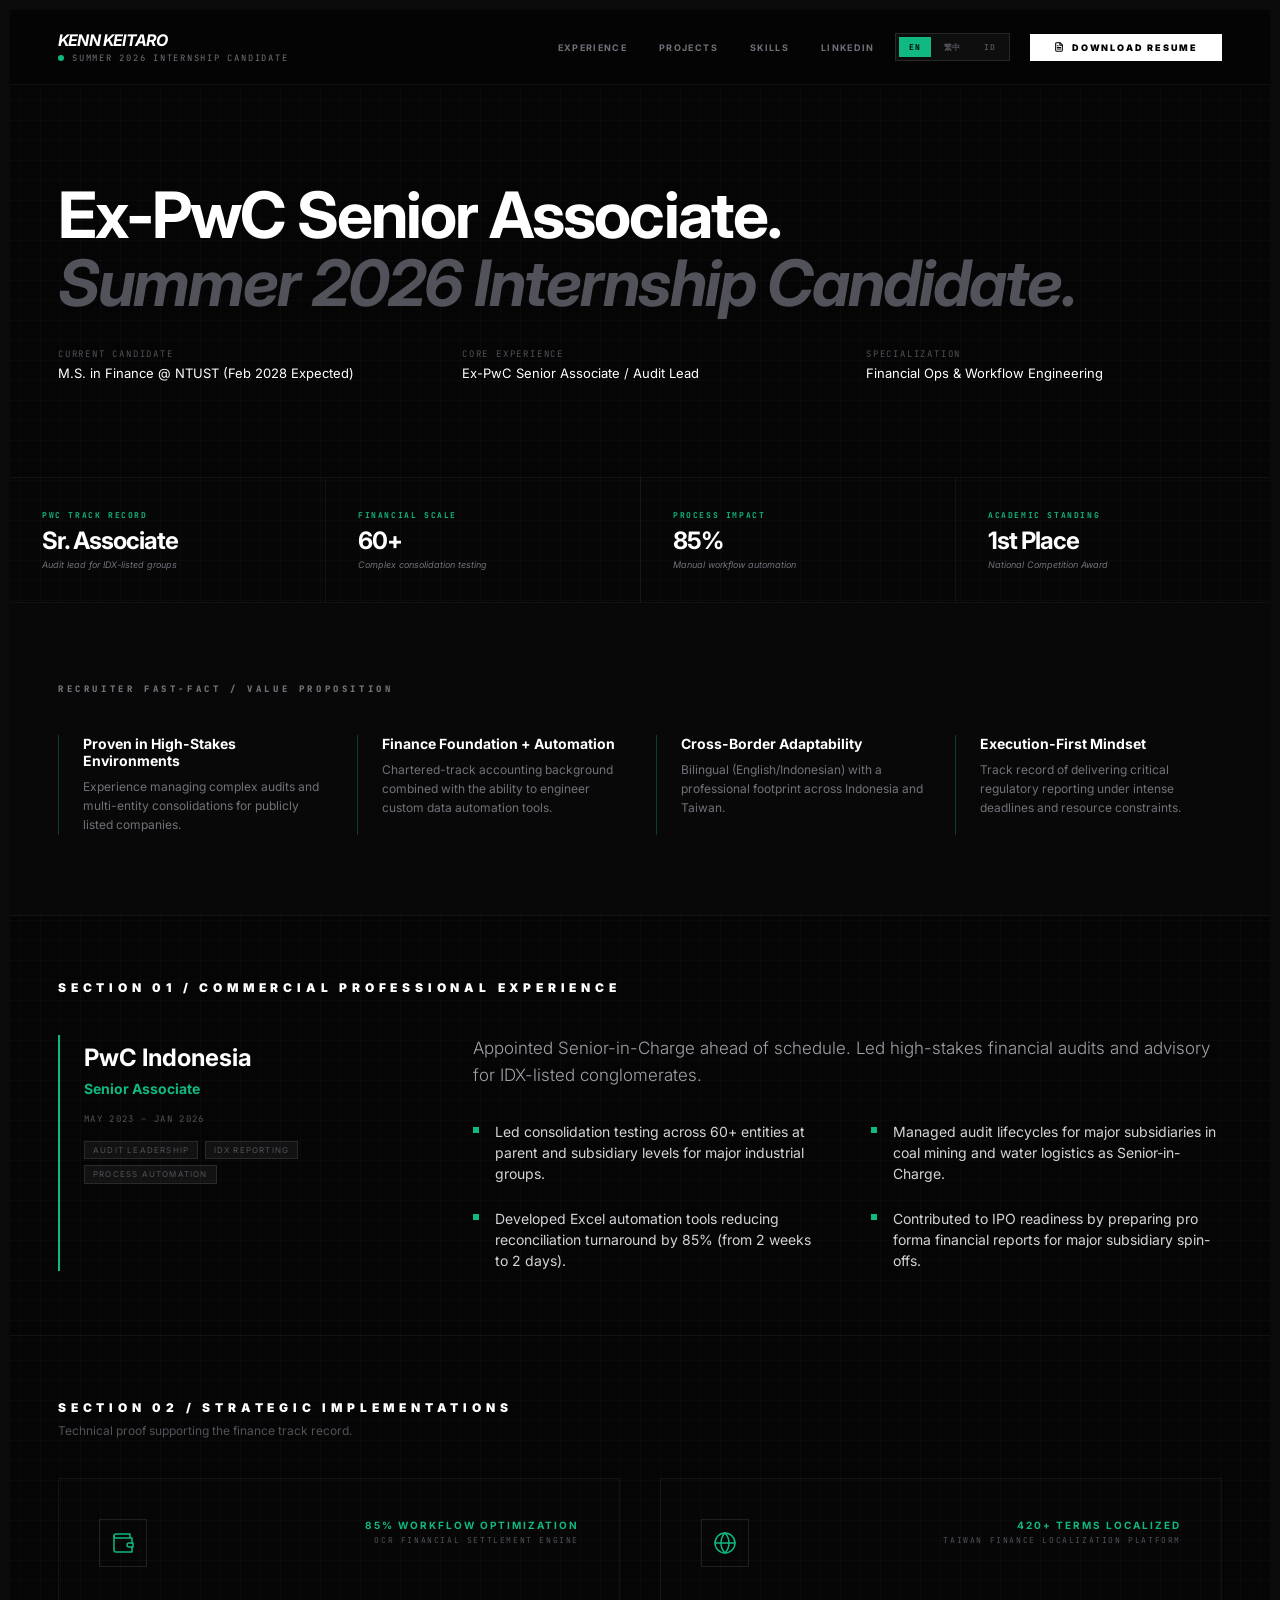
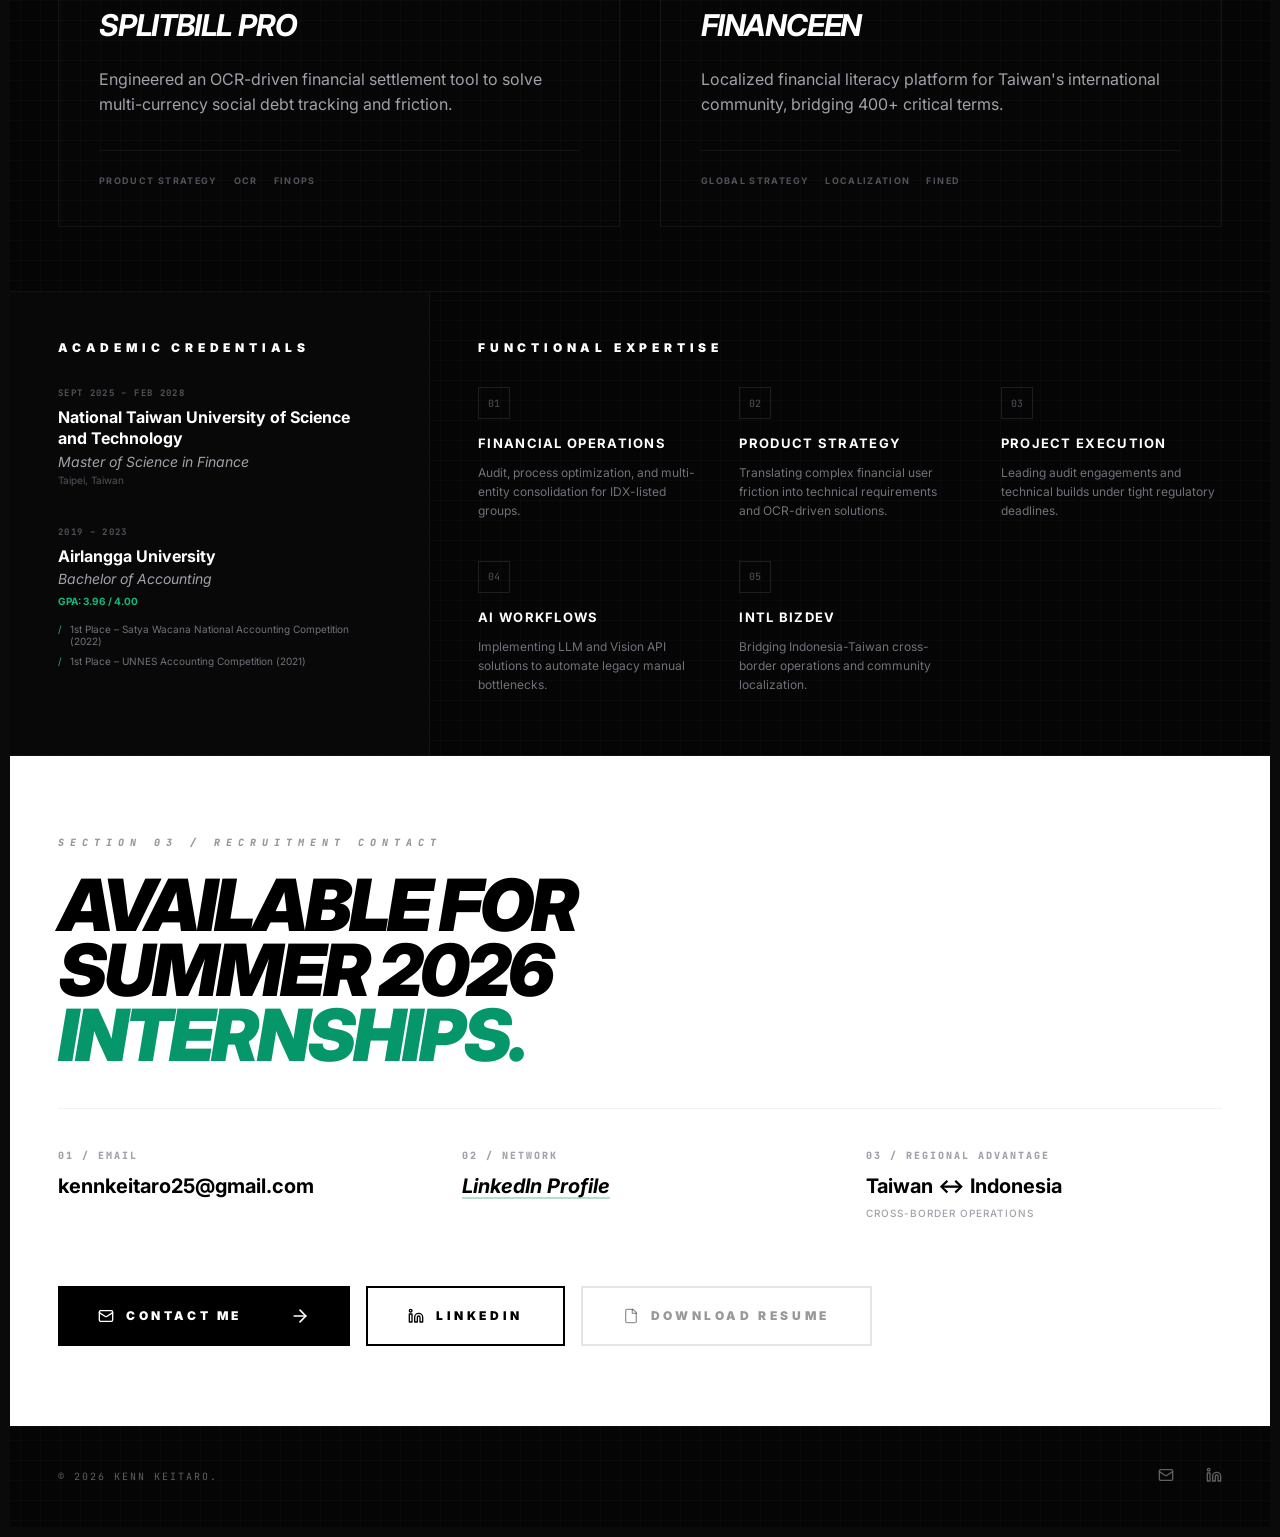
<file: index 2.html>
<!doctype html>
<html lang="en">
<head>
  <meta charset="UTF-8" />
  <meta name="viewport" content="width=device-width, initial-scale=1.0" />
  <title>Kenn Keitaro | Finance & Strategy Portfolio</title>
  <link rel="preconnect" href="https://fonts.googleapis.com">
  <link rel="preconnect" href="https://fonts.gstatic.com" crossorigin>
  <link href="https://fonts.googleapis.com/css2?family=Inter:ital,wght@0,300;0,400;0,500;0,600;0,700;0,900;1,400;1,700;1,900&family=JetBrains+Mono:wght@400;500;600;700&display=swap" rel="stylesheet">
  <style>
    *, *::before, *::after { box-sizing: border-box; margin: 0; padding: 0; }
    :root {
      --bg: #050505; --bg2: #080808; --bg3: #0a0a0a;
      --emerald: #10b981; --emerald-dark: #059669;
      --text: #E5E5E5;
      --zinc-400: #a1a1aa; --zinc-500: #71717a; --zinc-600: #52525b;
      --white5: rgba(255,255,255,0.05); --white10: rgba(255,255,255,0.1);
    }
    html { scroll-behavior: smooth; }
    body {
      font-family: 'Inter', ui-sans-serif, system-ui, sans-serif;
      background: var(--bg); color: var(--text); min-height: 100vh;
      border: 10px solid var(--bg3);
      background-image: linear-gradient(to right,rgba(255,255,255,0.02) 1px,transparent 1px),linear-gradient(to bottom,rgba(255,255,255,0.02) 1px,transparent 1px);
      background-size: 20px 20px;
    }
    ::selection { background: var(--emerald); color: #000; }
    a { text-decoration: none; color: inherit; }

    /* LANG SWITCHER */
    .lang-switcher {
      display: flex; align-items: center; gap: 2px;
      background: rgba(255,255,255,0.04);
      border: 1px solid var(--white10); padding: 3px;
    }
    .lang-btn {
      font-family: 'JetBrains Mono', monospace;
      font-size: 0.5rem; font-weight: 700; letter-spacing: 0.1em;
      color: var(--zinc-600); background: transparent; border: none;
      padding: 0.3rem 0.65rem; cursor: pointer;
      transition: color 0.15s, background 0.15s; white-space: nowrap;
    }
    .lang-btn:hover { color: var(--zinc-400); }
    .lang-btn.active { background: var(--emerald); color: #000; }

    /* HEADER */
    header {
      display: flex; align-items: center; justify-content: space-between;
      padding: 1.25rem 3rem; border-bottom: 1px solid var(--white5);
      position: sticky; top: 0; background: rgba(5,5,5,0.95);
      backdrop-filter: blur(20px); z-index: 50; gap: 1rem; flex-wrap: wrap;
    }
    .header-brand h1 { font-size: 1rem; font-weight: 700; color: #fff; text-transform: uppercase; font-style: italic; letter-spacing: -0.05em; }
    .header-brand .status { display: flex; align-items: center; gap: 0.5rem; margin-top: 0.15rem; }
    .pulse-dot { width: 6px; height: 6px; border-radius: 50%; background: var(--emerald); animation: pulse 2s infinite; }
    @keyframes pulse { 0%,100%{opacity:1} 50%{opacity:0.3} }
    .status-text { font-family: 'JetBrains Mono', monospace; font-size: 0.55rem; color: var(--zinc-500); text-transform: uppercase; letter-spacing: 0.2em; }
    .header-right { display: flex; align-items: center; gap: 1.25rem; flex-wrap: wrap; }
    nav { display: flex; gap: 2rem; }
    nav a { font-size: 0.5625rem; font-weight: 700; text-transform: uppercase; letter-spacing: 0.15em; color: var(--zinc-500); transition: color 0.2s; }
    nav a:hover { color: var(--emerald); }
    .btn-resume {
      display: flex; align-items: center; gap: 0.5rem;
      padding: 0.5rem 1.5rem; background: #fff; color: #000;
      font-size: 0.5625rem; font-weight: 900; text-transform: uppercase; letter-spacing: 0.2em;
      transition: box-shadow 0.2s, transform 0.1s; white-space: nowrap;
    }
    .btn-resume:hover { box-shadow: 0 0 30px rgba(16,185,129,0.2); }
    .btn-resume:active { transform: scale(0.97); }

    /* HERO */
    .hero { padding: 6rem 3rem; border-bottom: 1px solid var(--white5); }
    .hero h2 { font-size: clamp(2rem,5vw,4.5rem); font-weight: 700; color: #fff; line-height: 1.05; margin-bottom: 2rem; letter-spacing: -0.03em; }
    .hero h2 .muted { color: var(--zinc-600); font-style: italic; }
    .hero-meta { display: grid; grid-template-columns: repeat(3,1fr); gap: 3rem; }
    .hero-meta-item .label { font-family: 'JetBrains Mono', monospace; font-size: 0.5625rem; color: var(--zinc-600); text-transform: uppercase; letter-spacing: 0.2em; margin-bottom: 0.35rem; }
    .hero-meta-item .value { font-size: 0.8125rem; color: #fff; }

    /* SNAPSHOT */
    .snapshot { display: grid; grid-template-columns: repeat(4,1fr); border-bottom: 1px solid var(--white5); }
    .snapshot-card { padding: 2rem; background: rgba(255,255,255,0.005); transition: background 0.2s; }
    .snapshot-card:hover { background: rgba(255,255,255,0.03); }
    .snapshot-card + .snapshot-card { border-left: 1px solid var(--white5); }
    .snapshot-card .tag { font-family: 'JetBrains Mono', monospace; font-size: 0.5rem; color: var(--emerald); text-transform: uppercase; letter-spacing: 0.2em; font-weight: 700; margin-bottom: 0.35rem; }
    .snapshot-card .big { font-size: 1.5rem; font-weight: 700; color: #fff; letter-spacing: -0.04em; }
    .snapshot-card .sub { font-size: 0.5625rem; color: var(--zinc-500); margin-top: 0.25rem; font-style: italic; }

    /* WHY HIRE */
    .why-hire { padding: 5rem 3rem; border-bottom: 1px solid var(--white5); background: var(--bg2); }
    .section-eyebrow { font-family: 'JetBrains Mono', monospace; font-size: 0.5625rem; font-weight: 900; color: var(--zinc-500); text-transform: uppercase; letter-spacing: 0.4em; margin-bottom: 2.5rem; }
    .why-grid { display: grid; grid-template-columns: repeat(4,1fr); gap: 2rem; }
    .why-item { border-left: 1px solid rgba(16,185,129,0.3); padding-left: 1.5rem; }
    .why-item h4 { color: #fff; font-weight: 700; font-size: 0.875rem; margin-bottom: 0.5rem; }
    .why-item p { color: var(--zinc-500); font-size: 0.75rem; line-height: 1.6; }

    /* EXPERIENCE */
    .experience { padding: 4rem 3rem; border-bottom: 1px solid var(--white5); }
    .section-header { display: flex; align-items: center; justify-content: space-between; margin-bottom: 2.5rem; }
    .section-title { font-size: 0.75rem; font-weight: 900; color: #fff; text-transform: uppercase; letter-spacing: 0.4em; }
    .exp-grid { display: grid; grid-template-columns: 1fr 2fr; gap: 2.5rem; }
    .exp-left { border-left: 2px solid var(--emerald); padding-left: 1.5rem; padding-top: 0.5rem; }
    .exp-left h3 { font-size: 1.5rem; font-weight: 700; color: #fff; margin-bottom: 0.5rem; }
    .exp-left .role { color: var(--emerald); font-weight: 700; font-size: 0.875rem; margin-bottom: 1rem; }
    .exp-left .period { font-family: 'JetBrains Mono', monospace; font-size: 0.5625rem; color: var(--zinc-600); letter-spacing: 0.15em; text-transform: uppercase; margin-bottom: 1rem; }
    .tags { display: flex; flex-wrap: wrap; gap: 0.4rem; margin-top: 0.5rem; }
    .tag-pill { font-size: 0.5rem; text-transform: uppercase; letter-spacing: 0.15em; color: var(--zinc-600); background: var(--white5); border: 1px solid var(--white10); padding: 0.2rem 0.5rem; }
    .exp-desc { color: var(--zinc-400); font-size: 1.0625rem; font-weight: 300; line-height: 1.6; margin-bottom: 2rem; }
    .impact-grid { display: grid; grid-template-columns: 1fr 1fr; gap: 1.5rem 3rem; }
    .impact-item { display: flex; gap: 1rem; align-items: flex-start; }
    .impact-dot { width: 6px; height: 6px; background: var(--emerald); flex-shrink: 0; margin-top: 0.4rem; }
    .impact-item span { font-size: 0.875rem; color: #d4d4d8; line-height: 1.5; }

    /* PROJECTS */
    .projects { padding: 4rem 3rem; border-bottom: 1px solid var(--white5); }
    .projects-sub { color: var(--zinc-600); font-size: 0.75rem; margin-top: 0.5rem; }
    .projects-grid { display: grid; grid-template-columns: 1fr 1fr; gap: 2.5rem; margin-top: 2.5rem; }
    .project-card { border: 1px solid var(--white5); background: rgba(255,255,255,0.005); padding: 2.5rem; position: relative; overflow: hidden; display: block; transition: background 0.2s; }
    .project-card:hover { background: rgba(255,255,255,0.03); }
    .project-card:hover .project-arrow { opacity: 1; transform: translate(0,0); }
    .project-card:hover .project-title { color: var(--emerald); }
    .project-top { display: flex; justify-content: space-between; align-items: flex-start; margin-bottom: 2.5rem; }
    .project-icon { width: 48px; height: 48px; border: 1px solid var(--white10); display: flex; align-items: center; justify-content: center; color: var(--emerald); }
    .project-metric { text-align: right; }
    .project-metric .metric-val { font-size: 0.625rem; color: var(--emerald); font-weight: 700; text-transform: uppercase; letter-spacing: 0.2em; }
    .project-metric .metric-type { font-family: 'JetBrains Mono', monospace; font-size: 0.5rem; color: var(--zinc-600); text-transform: uppercase; letter-spacing: 0.2em; margin-top: 0.25rem; }
    .project-title { font-size: 1.875rem; font-weight: 700; color: #fff; margin-bottom: 1.5rem; text-transform: uppercase; font-style: italic; letter-spacing: -0.04em; transition: color 0.2s; }
    .project-desc { color: var(--zinc-400); font-size: 1rem; line-height: 1.6; margin-bottom: 2rem; }
    .project-footer { display: flex; gap: 1rem; flex-wrap: wrap; padding-top: 1.5rem; border-top: 1px solid var(--white5); }
    .project-tag { font-size: 0.5625rem; text-transform: uppercase; font-weight: 700; letter-spacing: 0.15em; color: var(--zinc-600); transition: color 0.2s; }
    .project-card:hover .project-tag { color: var(--emerald); }
    .project-arrow { position: absolute; bottom: 1.5rem; right: 1.5rem; opacity: 0; transform: translate(4px,4px); transition: opacity 0.2s, transform 0.2s; color: var(--emerald); }

    /* SKILLS + EDU */
    .bottom-grid { display: grid; grid-template-columns: 1fr 2fr; border-bottom: 1px solid var(--white5); }
    .edu-col { padding: 3rem; border-right: 1px solid var(--white5); background: var(--bg2); }
    .skills-col { padding: 3rem; }
    .edu-item { margin-bottom: 2.5rem; }
    .edu-period { font-family: 'JetBrains Mono', monospace; font-size: 0.5625rem; font-weight: 700; color: var(--zinc-600); text-transform: uppercase; letter-spacing: 0.15em; margin-bottom: 0.5rem; }
    .edu-school { color: #fff; font-weight: 700; line-height: 1.3; margin-bottom: 0.25rem; }
    .edu-degree { color: var(--zinc-400); font-size: 0.875rem; font-style: italic; }
    .edu-gpa { color: var(--emerald); font-size: 0.625rem; font-weight: 700; text-transform: uppercase; margin-top: 0.5rem; }
    .edu-ach { margin-top: 1rem; display: flex; flex-direction: column; gap: 0.5rem; }
    .edu-ach-item { display: flex; gap: 0.5rem; font-size: 0.625rem; color: var(--zinc-500); }
    .edu-ach-item span:first-child { color: var(--emerald); }
    .skills-grid { display: grid; grid-template-columns: repeat(3,1fr); gap: 2.5rem; }
    .skill-num { width: 32px; height: 32px; border: 1px solid var(--white10); display: flex; align-items: center; justify-content: center; font-family: 'JetBrains Mono', monospace; font-size: 0.625rem; color: var(--zinc-600); margin-bottom: 1rem; transition: border-color 0.2s, color 0.2s; }
    .skill-item:hover .skill-num { border-color: var(--emerald); color: var(--emerald); }
    .skill-label { color: #fff; font-weight: 700; font-size: 0.8125rem; text-transform: uppercase; letter-spacing: 0.1em; margin-bottom: 0.75rem; }
    .skill-desc { color: var(--zinc-500); font-size: 0.75rem; line-height: 1.6; }

    /* CTA */
    .cta { padding: 5rem 3rem; background: #fff; color: #000; }
    .cta-eyebrow { font-family: 'JetBrains Mono', monospace; font-size: 0.625rem; font-weight: 900; text-transform: uppercase; letter-spacing: 0.6em; margin-bottom: 1.5rem; opacity: 0.4; font-style: italic; }
    .cta h2 { font-size: clamp(2.5rem,6vw,4.5rem); font-weight: 900; letter-spacing: -0.04em; line-height: 0.9; text-transform: uppercase; font-style: italic; margin-bottom: 2.5rem; }
    .cta h2 .accent { color: #059669; }
    .cta-contacts { display: grid; grid-template-columns: repeat(3,1fr); gap: 3rem; padding-top: 2.5rem; border-top: 1px solid rgba(0,0,0,0.05); margin-bottom: 4rem; }
    .cta-contact-label { font-family: 'JetBrains Mono', monospace; font-size: 0.625rem; font-weight: 900; text-transform: uppercase; letter-spacing: 0.2em; color: #a1a1aa; margin-bottom: 0.75rem; }
    .cta-contact-val { font-size: clamp(0.9rem,2vw,1.25rem); font-weight: 700; }
    .cta-contact-val a { transition: color 0.2s; }
    .cta-contact-val a:hover { color: #059669; }
    .cta-contact-val .sub { font-size: 0.625rem; font-weight: 500; text-transform: uppercase; letter-spacing: 0.1em; color: #a1a1aa; }
    .cta-actions { display: flex; gap: 1rem; flex-wrap: wrap; }
    .btn-primary { display: flex; align-items: center; justify-content: space-between; gap: 3rem; padding: 1.25rem 2.5rem; background: #000; color: #fff; font-size: 0.75rem; font-weight: 900; text-transform: uppercase; letter-spacing: 0.3em; position: relative; overflow: hidden; transition: transform 0.1s; }
    .btn-primary::after { content: ''; position: absolute; inset: 0; background: #059669; transform: translateY(100%); transition: transform 0.4s cubic-bezier(0.16,1,0.3,1); }
    .btn-primary:hover::after { transform: translateY(0); }
    .btn-primary span, .btn-primary svg { position: relative; z-index: 1; }
    .btn-primary:active { transform: scale(0.97); }
    .btn-secondary { display: flex; align-items: center; gap: 0.75rem; padding: 1.25rem 2.5rem; border: 2px solid #000; color: #000; font-size: 0.75rem; font-weight: 900; text-transform: uppercase; letter-spacing: 0.3em; transition: background 0.2s, color 0.2s, transform 0.1s; }
    .btn-secondary:hover { background: #000; color: #fff; }
    .btn-secondary:active { transform: scale(0.97); }
    .btn-ghost { display: flex; align-items: center; gap: 0.75rem; padding: 1.25rem 2.5rem; border: 2px solid rgba(0,0,0,0.1); color: rgba(0,0,0,0.4); font-size: 0.75rem; font-weight: 900; text-transform: uppercase; letter-spacing: 0.3em; transition: border-color 0.2s, color 0.2s, transform 0.1s; }
    .btn-ghost:hover { border-color: #000; color: #000; }
    .btn-ghost:active { transform: scale(0.97); }

    /* FOOTER */
    footer { padding: 2.5rem 3rem; border-top: 1px solid var(--white5); display: flex; justify-content: space-between; align-items: center; opacity: 0.4; }
    footer .copy { font-family: 'JetBrains Mono', monospace; font-size: 0.625rem; text-transform: uppercase; letter-spacing: 0.2em; }
    footer .footer-links { display: flex; gap: 2rem; }
    footer .footer-links a { transition: color 0.2s; }
    footer .footer-links a:hover { color: #fff; }

    .fade-in { opacity: 0; transform: translateY(16px); transition: opacity 0.5s ease, transform 0.5s ease; }
    .fade-in.visible { opacity: 1; transform: translateY(0); }

    /* MOBILE */
    @media (max-width: 768px) {
      body { border-width: 4px; }
      header { padding: 1rem 1.25rem; }
      nav { display: none; }
      .hero { padding: 3rem 1.25rem; }
      .hero-meta { grid-template-columns: 1fr; gap: 1.5rem; }
      .snapshot { grid-template-columns: 1fr 1fr; }
      .snapshot-card + .snapshot-card { border-left: none; }
      .snapshot-card:nth-child(2) { border-left: 1px solid var(--white5); }
      .snapshot-card:nth-child(3),.snapshot-card:nth-child(4) { border-top: 1px solid var(--white5); }
      .snapshot-card:nth-child(4) { border-left: 1px solid var(--white5); }
      .why-hire { padding: 3rem 1.25rem; }
      .why-grid { grid-template-columns: 1fr; gap: 2rem; }
      .experience,.projects { padding: 3rem 1.25rem; }
      .exp-grid { grid-template-columns: 1fr; }
      .impact-grid { grid-template-columns: 1fr; }
      .projects-grid { grid-template-columns: 1fr; }
      .bottom-grid { grid-template-columns: 1fr; }
      .edu-col { border-right: none; border-bottom: 1px solid var(--white5); }
      .skills-grid { grid-template-columns: 1fr 1fr; }
      .cta { padding: 3rem 1.25rem; }
      .cta-contacts { grid-template-columns: 1fr; gap: 2rem; }
      .cta-actions { flex-direction: column; }
      .btn-primary,.btn-secondary,.btn-ghost { justify-content: center; }
      footer { flex-direction: column; gap: 1.5rem; }
      .lang-btn { padding: 0.25rem 0.5rem; }
    }
  </style>
</head>
<body>

  <header>
    <div class="header-brand">
      <h1>Kenn Keitaro</h1>
      <div class="status">
        <div class="pulse-dot"></div>
        <span class="status-text" data-i18n="status"></span>
      </div>
    </div>
    <div class="header-right">
      <nav>
        <a href="#experience" data-i18n="nav_exp"></a>
        <a href="#projects" data-i18n="nav_proj"></a>
        <a href="#skills" data-i18n="nav_skills"></a>
        <a href="https://www.linkedin.com/in/kenn-keitaro/" target="_blank" rel="noreferrer">LinkedIn</a>
      </nav>

      <!-- LANGUAGE SWITCHER -->
      <div class="lang-switcher" role="group" aria-label="Language">
        <button class="lang-btn active" data-lang="en">EN</button>
        <button class="lang-btn" data-lang="zh">繁中</button>
        <button class="lang-btn" data-lang="id">ID</button>
      </div>

      <a href="https://drive.google.com/file/d/1evG2ROi5ZuhJgwXQWDsuOmOOO5D-g7JO/view?usp=sharing" target="_blank" rel="noreferrer" class="btn-resume">
        <svg xmlns="http://www.w3.org/2000/svg" width="10" height="10" viewBox="0 0 24 24" fill="none" stroke="currentColor" stroke-width="2.5" stroke-linecap="round" stroke-linejoin="round"><path d="M15 2H6a2 2 0 0 0-2 2v16a2 2 0 0 0 2 2h12a2 2 0 0 0 2-2V7Z"/><polyline points="14 2 14 8 20 8"/><line x1="16" x2="8" y1="13" y2="13"/><line x1="16" x2="8" y1="17" y2="17"/><line x1="10" x2="8" y1="9" y2="9"/></svg>
        <span data-i18n="resume_btn"></span>
      </a>
    </div>
  </header>

  <main>

    <!-- HERO -->
    <section class="hero fade-in">
      <h2>
        <span data-i18n="hero_line1"></span><br>
        <span class="muted" data-i18n="hero_line2"></span>
      </h2>
      <div class="hero-meta">
        <div class="hero-meta-item">
          <p class="label" data-i18n="meta1_label"></p>
          <p class="value" data-i18n="meta1_val"></p>
        </div>
        <div class="hero-meta-item">
          <p class="label" data-i18n="meta2_label"></p>
          <p class="value" data-i18n="meta2_val"></p>
        </div>
        <div class="hero-meta-item">
          <p class="label" data-i18n="meta3_label"></p>
          <p class="value" data-i18n="meta3_val"></p>
        </div>
      </div>
    </section>

    <!-- SNAPSHOT -->
    <section class="snapshot fade-in">
      <div class="snapshot-card">
        <p class="tag" data-i18n="snap1_tag"></p>
        <p class="big" data-i18n="snap1_big"></p>
        <p class="sub" data-i18n="snap1_sub"></p>
      </div>
      <div class="snapshot-card">
        <p class="tag" data-i18n="snap2_tag"></p>
        <p class="big">60+</p>
        <p class="sub" data-i18n="snap2_sub"></p>
      </div>
      <div class="snapshot-card">
        <p class="tag" data-i18n="snap3_tag"></p>
        <p class="big">85%</p>
        <p class="sub" data-i18n="snap3_sub"></p>
      </div>
      <div class="snapshot-card">
        <p class="tag" data-i18n="snap4_tag"></p>
        <p class="big" data-i18n="snap4_big"></p>
        <p class="sub" data-i18n="snap4_sub"></p>
      </div>
    </section>

    <!-- WHY HIRE -->
    <section class="why-hire fade-in">
      <p class="section-eyebrow" data-i18n="why_eyebrow"></p>
      <div class="why-grid">
        <div class="why-item"><h4 data-i18n="why1_title"></h4><p data-i18n="why1_desc"></p></div>
        <div class="why-item"><h4 data-i18n="why2_title"></h4><p data-i18n="why2_desc"></p></div>
        <div class="why-item"><h4 data-i18n="why3_title"></h4><p data-i18n="why3_desc"></p></div>
        <div class="why-item"><h4 data-i18n="why4_title"></h4><p data-i18n="why4_desc"></p></div>
      </div>
    </section>

    <!-- EXPERIENCE -->
    <section id="experience" class="experience fade-in">
      <div class="section-header">
        <h2 class="section-title" data-i18n="exp_section_title"></h2>
      </div>
      <div class="exp-grid">
        <div class="exp-left">
          <h3>PwC Indonesia</h3>
          <p class="role" data-i18n="exp_role"></p>
          <p class="period">May 2023 – Jan 2026</p>
          <div class="tags">
            <span class="tag-pill" data-i18n="exp_tag1"></span>
            <span class="tag-pill" data-i18n="exp_tag2"></span>
            <span class="tag-pill" data-i18n="exp_tag3"></span>
          </div>
        </div>
        <div>
          <p class="exp-desc" data-i18n="exp_desc"></p>
          <div class="impact-grid">
            <div class="impact-item"><div class="impact-dot"></div><span data-i18n="exp_b1"></span></div>
            <div class="impact-item"><div class="impact-dot"></div><span data-i18n="exp_b2"></span></div>
            <div class="impact-item"><div class="impact-dot"></div><span data-i18n="exp_b3"></span></div>
            <div class="impact-item"><div class="impact-dot"></div><span data-i18n="exp_b4"></span></div>
          </div>
        </div>
      </div>
    </section>

    <!-- PROJECTS -->
    <section id="projects" class="projects fade-in">
      <div>
        <h2 class="section-title" data-i18n="proj_section_title"></h2>
        <p class="projects-sub" data-i18n="proj_sub"></p>
      </div>
      <div class="projects-grid">
        <a href="https://kennkeitarotw.github.io/SplitBill/" target="_blank" rel="noreferrer" class="project-card">
          <div class="project-top">
            <div class="project-icon">
              <svg xmlns="http://www.w3.org/2000/svg" width="24" height="24" viewBox="0 0 24 24" fill="none" stroke="currentColor" stroke-width="1.5" stroke-linecap="round" stroke-linejoin="round"><path d="M21 12V7H5a2 2 0 0 1 0-4h14v4"/><path d="M3 5v14a2 2 0 0 0 2 2h16v-5"/><path d="M18 12a2 2 0 0 0 0 4h4v-4Z"/></svg>
            </div>
            <div class="project-metric">
              <p class="metric-val" data-i18n="p1_metric"></p>
              <p class="metric-type" data-i18n="p1_type"></p>
            </div>
          </div>
          <h3 class="project-title">SplitBill Pro</h3>
          <p class="project-desc" data-i18n="p1_desc"></p>
          <div class="project-footer">
            <span class="project-tag" data-i18n="p1_t1"></span>
            <span class="project-tag">OCR</span>
            <span class="project-tag">FinOps</span>
          </div>
          <div class="project-arrow"><svg xmlns="http://www.w3.org/2000/svg" width="20" height="20" viewBox="0 0 24 24" fill="none" stroke="currentColor" stroke-width="2" stroke-linecap="round" stroke-linejoin="round"><path d="M5 12h14"/><path d="m12 5 7 7-7 7"/></svg></div>
        </a>
        <a href="https://kennkeitarotw.github.io/FinanceMiniProject/" target="_blank" rel="noreferrer" class="project-card">
          <div class="project-top">
            <div class="project-icon">
              <svg xmlns="http://www.w3.org/2000/svg" width="24" height="24" viewBox="0 0 24 24" fill="none" stroke="currentColor" stroke-width="1.5" stroke-linecap="round" stroke-linejoin="round"><circle cx="12" cy="12" r="10"/><path d="M12 2a14.5 14.5 0 0 0 0 20 14.5 14.5 0 0 0 0-20"/><path d="M2 12h20"/></svg>
            </div>
            <div class="project-metric">
              <p class="metric-val" data-i18n="p2_metric"></p>
              <p class="metric-type" data-i18n="p2_type"></p>
            </div>
          </div>
          <h3 class="project-title">FinanceEN</h3>
          <p class="project-desc" data-i18n="p2_desc"></p>
          <div class="project-footer">
            <span class="project-tag" data-i18n="p2_t1"></span>
            <span class="project-tag" data-i18n="p2_t2"></span>
            <span class="project-tag">FinEd</span>
          </div>
          <div class="project-arrow"><svg xmlns="http://www.w3.org/2000/svg" width="20" height="20" viewBox="0 0 24 24" fill="none" stroke="currentColor" stroke-width="2" stroke-linecap="round" stroke-linejoin="round"><path d="M5 12h14"/><path d="m12 5 7 7-7 7"/></svg></div>
        </a>
      </div>
    </section>

    <!-- SKILLS + EDU -->
    <section id="skills" class="bottom-grid fade-in">
      <div class="edu-col">
        <h2 class="section-title" style="margin-bottom:2rem;" data-i18n="edu_title"></h2>
        <div class="edu-item">
          <p class="edu-period">Sept 2025 – Feb 2028</p>
          <p class="edu-school" data-i18n="edu1_school"></p>
          <p class="edu-degree" data-i18n="edu1_degree"></p>
          <p style="font-size:0.625rem;color:var(--zinc-600);margin-top:0.25rem;">Taipei, Taiwan</p>
        </div>
        <div class="edu-item">
          <p class="edu-period">2019 – 2023</p>
          <p class="edu-school" data-i18n="edu2_school"></p>
          <p class="edu-degree" data-i18n="edu2_degree"></p>
          <p class="edu-gpa">GPA: 3.96 / 4.00</p>
          <div class="edu-ach">
            <div class="edu-ach-item"><span>/</span><span data-i18n="edu2_ach1"></span></div>
            <div class="edu-ach-item"><span>/</span><span data-i18n="edu2_ach2"></span></div>
          </div>
        </div>
      </div>
      <div class="skills-col">
        <h2 class="section-title" style="margin-bottom:2rem;" data-i18n="skills_title"></h2>
        <div class="skills-grid">
          <div class="skill-item"><div class="skill-num">01</div><p class="skill-label" data-i18n="sk1_label"></p><p class="skill-desc" data-i18n="sk1_desc"></p></div>
          <div class="skill-item"><div class="skill-num">02</div><p class="skill-label" data-i18n="sk2_label"></p><p class="skill-desc" data-i18n="sk2_desc"></p></div>
          <div class="skill-item"><div class="skill-num">03</div><p class="skill-label" data-i18n="sk3_label"></p><p class="skill-desc" data-i18n="sk3_desc"></p></div>
          <div class="skill-item"><div class="skill-num">04</div><p class="skill-label" data-i18n="sk4_label"></p><p class="skill-desc" data-i18n="sk4_desc"></p></div>
          <div class="skill-item"><div class="skill-num">05</div><p class="skill-label" data-i18n="sk5_label"></p><p class="skill-desc" data-i18n="sk5_desc"></p></div>
        </div>
      </div>
    </section>

    <!-- CTA -->
    <section id="contact" class="cta fade-in">
      <p class="cta-eyebrow" data-i18n="cta_eyebrow"></p>
      <h2>
        <span data-i18n="cta_h1"></span><br>
        <span data-i18n="cta_h2"></span><br>
        <span class="accent" data-i18n="cta_h3"></span>
      </h2>
      <div class="cta-contacts">
        <div>
          <p class="cta-contact-label" data-i18n="contact1_label"></p>
          <div class="cta-contact-val"><a href="mailto:kennkeitaro25@gmail.com">kennkeitaro25@gmail.com</a></div>
        </div>
        <div>
          <p class="cta-contact-label" data-i18n="contact2_label"></p>
          <div class="cta-contact-val">
            <a href="https://www.linkedin.com/in/kenn-keitaro/" target="_blank" rel="noreferrer" style="text-decoration:underline;text-decoration-color:rgba(5,150,105,0.3);text-underline-offset:4px;font-style:italic;" data-i18n="contact2_val"></a>
          </div>
        </div>
        <div>
          <p class="cta-contact-label" data-i18n="contact3_label"></p>
          <div class="cta-contact-val">
            Taiwan ↔ Indonesia<br>
            <span class="sub" data-i18n="contact3_sub"></span>
          </div>
        </div>
      </div>
      <div class="cta-actions">
        <a href="mailto:kennkeitaro25@gmail.com" class="btn-primary">
          <span style="display:flex;align-items:center;gap:0.75rem;">
            <svg xmlns="http://www.w3.org/2000/svg" width="16" height="16" viewBox="0 0 24 24" fill="none" stroke="currentColor" stroke-width="2" stroke-linecap="round" stroke-linejoin="round"><rect width="20" height="16" x="2" y="4" rx="2"/><path d="m22 7-8.97 5.7a1.94 1.94 0 0 1-2.06 0L2 7"/></svg>
            <span data-i18n="cta_btn1"></span>
          </span>
          <svg xmlns="http://www.w3.org/2000/svg" width="20" height="20" viewBox="0 0 24 24" fill="none" stroke="currentColor" stroke-width="2" stroke-linecap="round" stroke-linejoin="round"><path d="M5 12h14"/><path d="m12 5 7 7-7 7"/></svg>
        </a>
        <a href="https://www.linkedin.com/in/kenn-keitaro/" target="_blank" rel="noreferrer" class="btn-secondary">
          <svg xmlns="http://www.w3.org/2000/svg" width="16" height="16" viewBox="0 0 24 24" fill="none" stroke="currentColor" stroke-width="2" stroke-linecap="round" stroke-linejoin="round"><path d="M16 8a6 6 0 0 1 6 6v7h-4v-7a2 2 0 0 0-2-2 2 2 0 0 0-2 2v7h-4v-7a6 6 0 0 1 6-6z"/><rect width="4" height="12" x="2" y="9"/><circle cx="4" cy="4" r="2"/></svg>
          LinkedIn
        </a>
        <a href="https://drive.google.com/file/d/1evG2ROi5ZuhJgwXQWDsuOmOOO5D-g7JO/view?usp=sharing" target="_blank" rel="noreferrer" class="btn-ghost">
          <svg xmlns="http://www.w3.org/2000/svg" width="16" height="16" viewBox="0 0 24 24" fill="none" stroke="currentColor" stroke-width="2" stroke-linecap="round" stroke-linejoin="round"><path d="M15 2H6a2 2 0 0 0-2 2v16a2 2 0 0 0 2 2h12a2 2 0 0 0 2-2V7Z"/><polyline points="14 2 14 8 20 8"/></svg>
          <span data-i18n="resume_btn"></span>
        </a>
      </div>
    </section>

  </main>

  <footer>
    <div class="copy">© <span id="year"></span> Kenn Keitaro.</div>
    <div class="footer-links">
      <a href="mailto:kennkeitaro25@gmail.com">
        <svg xmlns="http://www.w3.org/2000/svg" width="16" height="16" viewBox="0 0 24 24" fill="none" stroke="currentColor" stroke-width="2" stroke-linecap="round" stroke-linejoin="round"><rect width="20" height="16" x="2" y="4" rx="2"/><path d="m22 7-8.97 5.7a1.94 1.94 0 0 1-2.06 0L2 7"/></svg>
      </a>
      <a href="https://www.linkedin.com/in/kenn-keitaro/" target="_blank" rel="noreferrer">
        <svg xmlns="http://www.w3.org/2000/svg" width="16" height="16" viewBox="0 0 24 24" fill="none" stroke="currentColor" stroke-width="2" stroke-linecap="round" stroke-linejoin="round"><path d="M16 8a6 6 0 0 1 6 6v7h-4v-7a2 2 0 0 0-2-2 2 2 0 0 0-2 2v7h-4v-7a6 6 0 0 1 6-6z"/><rect width="4" height="12" x="2" y="9"/><circle cx="4" cy="4" r="2"/></svg>
      </a>
    </div>
  </footer>

  <script>
  // ── TRANSLATIONS ──────────────────────────────────────────
  const T = {
    en: {
      status:"Summer 2026 Internship Candidate", nav_exp:"Experience", nav_proj:"Projects", nav_skills:"Skills", resume_btn:"Download Resume",
      hero_line1:"Ex-PwC Senior Associate.", hero_line2:"Summer 2026 Internship Candidate.",
      meta1_label:"Current Candidate", meta1_val:"M.S. in Finance @ NTUST (Feb 2028 Expected)",
      meta2_label:"Core Experience", meta2_val:"Ex-PwC Senior Associate / Audit Lead",
      meta3_label:"Specialization", meta3_val:"Financial Ops & Workflow Engineering",
      snap1_tag:"PwC Track Record", snap1_big:"Sr. Associate", snap1_sub:"Audit lead for IDX-listed groups",
      snap2_tag:"Financial Scale", snap2_sub:"Complex consolidation testing",
      snap3_tag:"Process Impact", snap3_sub:"Manual workflow automation",
      snap4_tag:"Academic Standing", snap4_big:"1st Place", snap4_sub:"National Competition Award",
      why_eyebrow:"Recruiter Fast-Fact / Value Proposition",
      why1_title:"Proven in High-Stakes Environments", why1_desc:"Experience managing complex audits and multi-entity consolidations for publicly listed companies.",
      why2_title:"Finance Foundation + Automation", why2_desc:"Chartered-track accounting background combined with the ability to engineer custom data automation tools.",
      why3_title:"Cross-Border Adaptability", why3_desc:"Bilingual (English/Indonesian) with a professional footprint across Indonesia and Taiwan.",
      why4_title:"Execution-First Mindset", why4_desc:"Track record of delivering critical regulatory reporting under intense deadlines and resource constraints.",
      exp_section_title:"Section 01 / Commercial Professional Experience",
      exp_role:"Senior Associate", exp_tag1:"Audit Leadership", exp_tag2:"IDX Reporting", exp_tag3:"Process Automation",
      exp_desc:"Appointed Senior-in-Charge ahead of schedule. Led high-stakes financial audits and advisory for IDX-listed conglomerates.",
      exp_b1:"Led consolidation testing across 60+ entities at parent and subsidiary levels for major industrial groups.",
      exp_b2:"Managed audit lifecycles for major subsidiaries in coal mining and water logistics as Senior-in-Charge.",
      exp_b3:"Developed Excel automation tools reducing reconciliation turnaround by 85% (from 2 weeks to 2 days).",
      exp_b4:"Contributed to IPO readiness by preparing pro forma financial reports for major subsidiary spin-offs.",
      proj_section_title:"Section 02 / Strategic Implementations", proj_sub:"Technical proof supporting the finance track record.",
      p1_metric:"85% Workflow Optimization", p1_type:"OCR Financial Settlement Engine",
      p1_desc:"Engineered an OCR-driven financial settlement tool to solve multi-currency social debt tracking and friction.", p1_t1:"Product Strategy",
      p2_metric:"420+ Terms Localized", p2_type:"Taiwan Finance Localization Platform",
      p2_desc:"Localized financial literacy platform for Taiwan's international community, bridging 400+ critical terms.", p2_t1:"Global Strategy", p2_t2:"Localization",
      edu_title:"Academic Credentials",
      edu1_school:"National Taiwan University of Science and Technology", edu1_degree:"Master of Science in Finance",
      edu2_school:"Airlangga University", edu2_degree:"Bachelor of Accounting",
      edu2_ach1:"1st Place – Satya Wacana National Accounting Competition (2022)",
      edu2_ach2:"1st Place – UNNES Accounting Competition (2021)",
      skills_title:"Functional Expertise",
      sk1_label:"Financial Operations", sk1_desc:"Audit, process optimization, and multi-entity consolidation for IDX-listed groups.",
      sk2_label:"Product Strategy", sk2_desc:"Translating complex financial user friction into technical requirements and OCR-driven solutions.",
      sk3_label:"Project Execution", sk3_desc:"Leading audit engagements and technical builds under tight regulatory deadlines.",
      sk4_label:"AI Workflows", sk4_desc:"Implementing LLM and Vision API solutions to automate legacy manual bottlenecks.",
      sk5_label:"Intl BizDev", sk5_desc:"Bridging Indonesia-Taiwan cross-border operations and community localization.",
      cta_eyebrow:"Section 03 / Recruitment Contact",
      cta_h1:"Available for", cta_h2:"Summer 2026", cta_h3:"Internships.",
      contact1_label:"01 / Email", contact2_label:"02 / Network", contact2_val:"LinkedIn Profile",
      contact3_label:"03 / Regional Advantage", contact3_sub:"Cross-Border Operations", cta_btn1:"Contact Me",
    },
    zh: {
      status:"2026 年暑期實習候選人", nav_exp:"工作經歷", nav_proj:"專案作品", nav_skills:"專業技能", resume_btn:"下載履歷",
      hero_line1:"前 PwC 資深審計員。", hero_line2:"2026 年暑期實習候選人。",
      meta1_label:"目前身份", meta1_val:"台灣科技大學 財務金融碩士（預計 2028 年 2 月畢業）",
      meta2_label:"核心經歷", meta2_val:"前 PwC 資深員工 / 審計主管",
      meta3_label:"專業領域", meta3_val:"財務運營 & 流程工程",
      snap1_tag:"PwC 資歷", snap1_big:"資深員工", snap1_sub:"上市集團審計主管",
      snap2_tag:"財務規模", snap2_sub:"複雜合併測試",
      snap3_tag:"流程優化", snap3_sub:"手動流程自動化",
      snap4_tag:"學術成就", snap4_big:"全國第一", snap4_sub:"全國會計競賽冠軍",
      why_eyebrow:"招募者快覽 / 核心價值主張",
      why1_title:"高壓環境實戰經歷", why1_desc:"擁有為上市公司執行複雜審計及多實體合併的豐富經驗。",
      why2_title:"財務基礎 + 自動化能力", why2_desc:"具備特許會計師培訓背景，同時能夠自行開發資料自動化工具。",
      why3_title:"跨境適應力", why3_desc:"英語、印尼語雙語能力，具備橫跨印尼與台灣的跨國工作經驗。",
      why4_title:"執行力優先的工作風格", why4_desc:"在嚴格期限與資源限制下，具備按時完成關鍵法規申報的實績。",
      exp_section_title:"第一節 / 專業工作經歷",
      exp_role:"資深員工", exp_tag1:"審計領導", exp_tag2:"IDX 法規申報", exp_tag3:"流程自動化",
      exp_desc:"提前晉升為審計主管。帶領針對印尼上市集團的高風險財務審計與諮詢工作。",
      exp_b1:"主導跨 60+ 個子公司的母子公司合併測試。",
      exp_b2:"擔任審計主管，管理煤礦及水運物流主要子公司的完整審計流程。",
      exp_b3:"開發 Excel 自動化工具，將對帳周轉時間縮短 85%（從 2 週縮至 2 天）。",
      exp_b4:"協助 IPO 準備，為主要子公司分拆上市編製備考財務報告。",
      proj_section_title:"第二節 / 策略實作成果", proj_sub:"支撐財務背景的技術實證。",
      p1_metric:"85% 流程優化", p1_type:"OCR 財務結算引擎",
      p1_desc:"開發一款 OCR 驅動的財務結算工具，解決多幣別社交帳務追蹤的痛點。", p1_t1:"產品策略",
      p2_metric:"420+ 術語本地化", p2_type:"台灣財務知識本地化平台",
      p2_desc:"為台灣國際社群打造財務知識本地化平台，覆蓋 400+ 關鍵金融術語。", p2_t1:"全球策略", p2_t2:"本地化",
      edu_title:"學歷背景",
      edu1_school:"國立臺灣科技大學", edu1_degree:"財務金融碩士",
      edu2_school:"艾爾朗加大學", edu2_degree:"會計學士",
      edu2_ach1:"第一名 – Satya Wacana 全國會計競賽（2022）",
      edu2_ach2:"第一名 – UNNES 會計競賽（2021）",
      skills_title:"專業技能",
      sk1_label:"財務運營", sk1_desc:"審計、流程優化，以及針對印尼上市集團的多實體合併。",
      sk2_label:"產品策略", sk2_desc:"將複雜的財務使用者痛點轉化為技術需求與 OCR 解決方案。",
      sk3_label:"專案執行", sk3_desc:"在嚴格法規期限下主導審計委任與技術建置。",
      sk4_label:"AI 工作流程", sk4_desc:"導入 LLM 與視覺 API 解決方案，自動化遺留的手動作業瓶頸。",
      sk5_label:"國際業務拓展", sk5_desc:"整合印尼與台灣跨境營運及社群本地化資源。",
      cta_eyebrow:"第三節 / 招募聯絡",
      cta_h1:"歡迎聯繫，", cta_h2:"尋找 2026 年", cta_h3:"暑期實習。",
      contact1_label:"01 / 電子郵件", contact2_label:"02 / 社群媒體", contact2_val:"LinkedIn 個人頁面",
      contact3_label:"03 / 跨境優勢", contact3_sub:"跨境業務運營", cta_btn1:"立即聯繫",
    },
    id: {
      status:"Kandidat Magang Musim Panas 2026", nav_exp:"Pengalaman", nav_proj:"Proyek", nav_skills:"Keahlian", resume_btn:"Unduh Resume",
      hero_line1:"Ex-Senior Associate PwC.", hero_line2:"Kandidat Magang Musim Panas 2026.",
      meta1_label:"Kandidat Saat Ini", meta1_val:"M.S. Keuangan @ NTUST (Estimasi Feb 2028)",
      meta2_label:"Pengalaman Inti", meta2_val:"Ex-Senior Associate PwC / Pemimpin Audit",
      meta3_label:"Spesialisasi", meta3_val:"Operasional Keuangan & Rekayasa Alur Kerja",
      snap1_tag:"Rekam Jejak PwC", snap1_big:"Sr. Associate", snap1_sub:"Pemimpin audit grup IDX",
      snap2_tag:"Skala Keuangan", snap2_sub:"Pengujian konsolidasi kompleks",
      snap3_tag:"Dampak Proses", snap3_sub:"Otomatisasi alur kerja manual",
      snap4_tag:"Prestasi Akademik", snap4_big:"Juara 1", snap4_sub:"Kompetisi Akuntansi Nasional",
      why_eyebrow:"Fakta Cepat Rekruter / Proposisi Nilai",
      why1_title:"Teruji di Lingkungan Berisiko Tinggi", why1_desc:"Pengalaman mengelola audit kompleks dan konsolidasi multi-entitas untuk perusahaan publik.",
      why2_title:"Fondasi Keuangan + Otomatisasi", why2_desc:"Latar belakang akuntansi jalur chartered dikombinasikan dengan kemampuan membangun alat otomatisasi data.",
      why3_title:"Adaptabilitas Lintas Batas", why3_desc:"Bilingual (Inggris/Indonesia) dengan rekam jejak profesional di Indonesia dan Taiwan.",
      why4_title:"Mentalitas Eksekusi Pertama", why4_desc:"Rekam jejak memberikan laporan regulasi kritis di bawah tenggat waktu ketat dan keterbatasan sumber daya.",
      exp_section_title:"Bagian 01 / Pengalaman Profesional Komersial",
      exp_role:"Senior Associate", exp_tag1:"Kepemimpinan Audit", exp_tag2:"Pelaporan IDX", exp_tag3:"Otomatisasi Proses",
      exp_desc:"Diangkat sebagai Senior-in-Charge lebih cepat dari jadwal. Memimpin audit keuangan berisiko tinggi untuk konglomerat listed IDX.",
      exp_b1:"Memimpin pengujian konsolidasi lintas 60+ entitas di tingkat induk dan anak perusahaan untuk grup industri besar.",
      exp_b2:"Mengelola siklus audit untuk anak perusahaan utama di sektor pertambangan batu bara dan logistik air sebagai Senior-in-Charge.",
      exp_b3:"Mengembangkan alat otomatisasi Excel yang mengurangi turnaround rekonsiliasi sebesar 85% (dari 2 minggu menjadi 2 hari).",
      exp_b4:"Berkontribusi pada kesiapan IPO dengan menyiapkan laporan keuangan pro forma untuk spin-off anak perusahaan utama.",
      proj_section_title:"Bagian 02 / Implementasi Strategis", proj_sub:"Bukti teknis yang mendukung rekam jejak keuangan.",
      p1_metric:"85% Optimasi Alur Kerja", p1_type:"Mesin Penyelesaian Keuangan OCR",
      p1_desc:"Merancang alat penyelesaian keuangan berbasis OCR untuk memecahkan masalah pelacakan utang sosial multi-mata uang.", p1_t1:"Strategi Produk",
      p2_metric:"420+ Istilah Dilokalisasi", p2_type:"Platform Literasi Keuangan Taiwan",
      p2_desc:"Platform literasi keuangan terlokalisasi untuk komunitas internasional Taiwan, mencakup 400+ istilah keuangan kritis.", p2_t1:"Strategi Global", p2_t2:"Lokalisasi",
      edu_title:"Riwayat Pendidikan",
      edu1_school:"National Taiwan University of Science and Technology", edu1_degree:"Master of Science in Finance",
      edu2_school:"Universitas Airlangga", edu2_degree:"Sarjana Akuntansi",
      edu2_ach1:"Juara 1 – Kompetisi Akuntansi Nasional Satya Wacana (2022)",
      edu2_ach2:"Juara 1 – Kompetisi Akuntansi UNNES (2021)",
      skills_title:"Keahlian Fungsional",
      sk1_label:"Operasional Keuangan", sk1_desc:"Audit, optimasi proses, dan konsolidasi multi-entitas untuk grup listed IDX.",
      sk2_label:"Strategi Produk", sk2_desc:"Menerjemahkan kendala pengguna keuangan yang kompleks menjadi kebutuhan teknis dan solusi berbasis OCR.",
      sk3_label:"Eksekusi Proyek", sk3_desc:"Memimpin penugasan audit dan pembangunan teknis di bawah tenggat regulasi ketat.",
      sk4_label:"Alur Kerja AI", sk4_desc:"Mengimplementasikan solusi LLM dan Vision API untuk mengotomatisasi bottleneck manual yang ada.",
      sk5_label:"BizDev Internasional", sk5_desc:"Menjembatani operasi lintas batas Indonesia-Taiwan dan lokalisasi komunitas.",
      cta_eyebrow:"Bagian 03 / Kontak Rekrutmen",
      cta_h1:"Tersedia untuk", cta_h2:"Magang Musim", cta_h3:"Panas 2026.",
      contact1_label:"01 / Email", contact2_label:"02 / Jaringan", contact2_val:"Profil LinkedIn",
      contact3_label:"03 / Keunggulan Regional", contact3_sub:"Operasi Lintas Batas", cta_btn1:"Hubungi Saya",
    }
  };

  // ── SWITCHER LOGIC ────────────────────────────────────────
  let currentLang = localStorage.getItem('portfolio_lang') || 'en';

  function applyLang(lang) {
    const t = T[lang];
    if (!t) return;
    currentLang = lang;
    localStorage.setItem('portfolio_lang', lang);
    document.documentElement.lang = lang === 'zh' ? 'zh-TW' : lang;
    document.querySelectorAll('[data-i18n]').forEach(el => {
      const k = el.getAttribute('data-i18n');
      if (t[k] !== undefined) el.textContent = t[k];
    });
    document.querySelectorAll('.lang-btn').forEach(btn => {
      btn.classList.toggle('active', btn.dataset.lang === lang);
    });
  }

  document.querySelectorAll('.lang-btn').forEach(btn => {
    btn.addEventListener('click', () => applyLang(btn.dataset.lang));
  });

  // ── INIT ──────────────────────────────────────────────────
  document.getElementById('year').textContent = new Date().getFullYear();
  applyLang(currentLang);

  const observer = new IntersectionObserver(entries => {
    entries.forEach(el => { if (el.isIntersecting) el.target.classList.add('visible'); });
  }, { threshold: 0.1 });
  document.querySelectorAll('.fade-in').forEach(el => observer.observe(el));
  </script>

</body>
</html>
</file>
